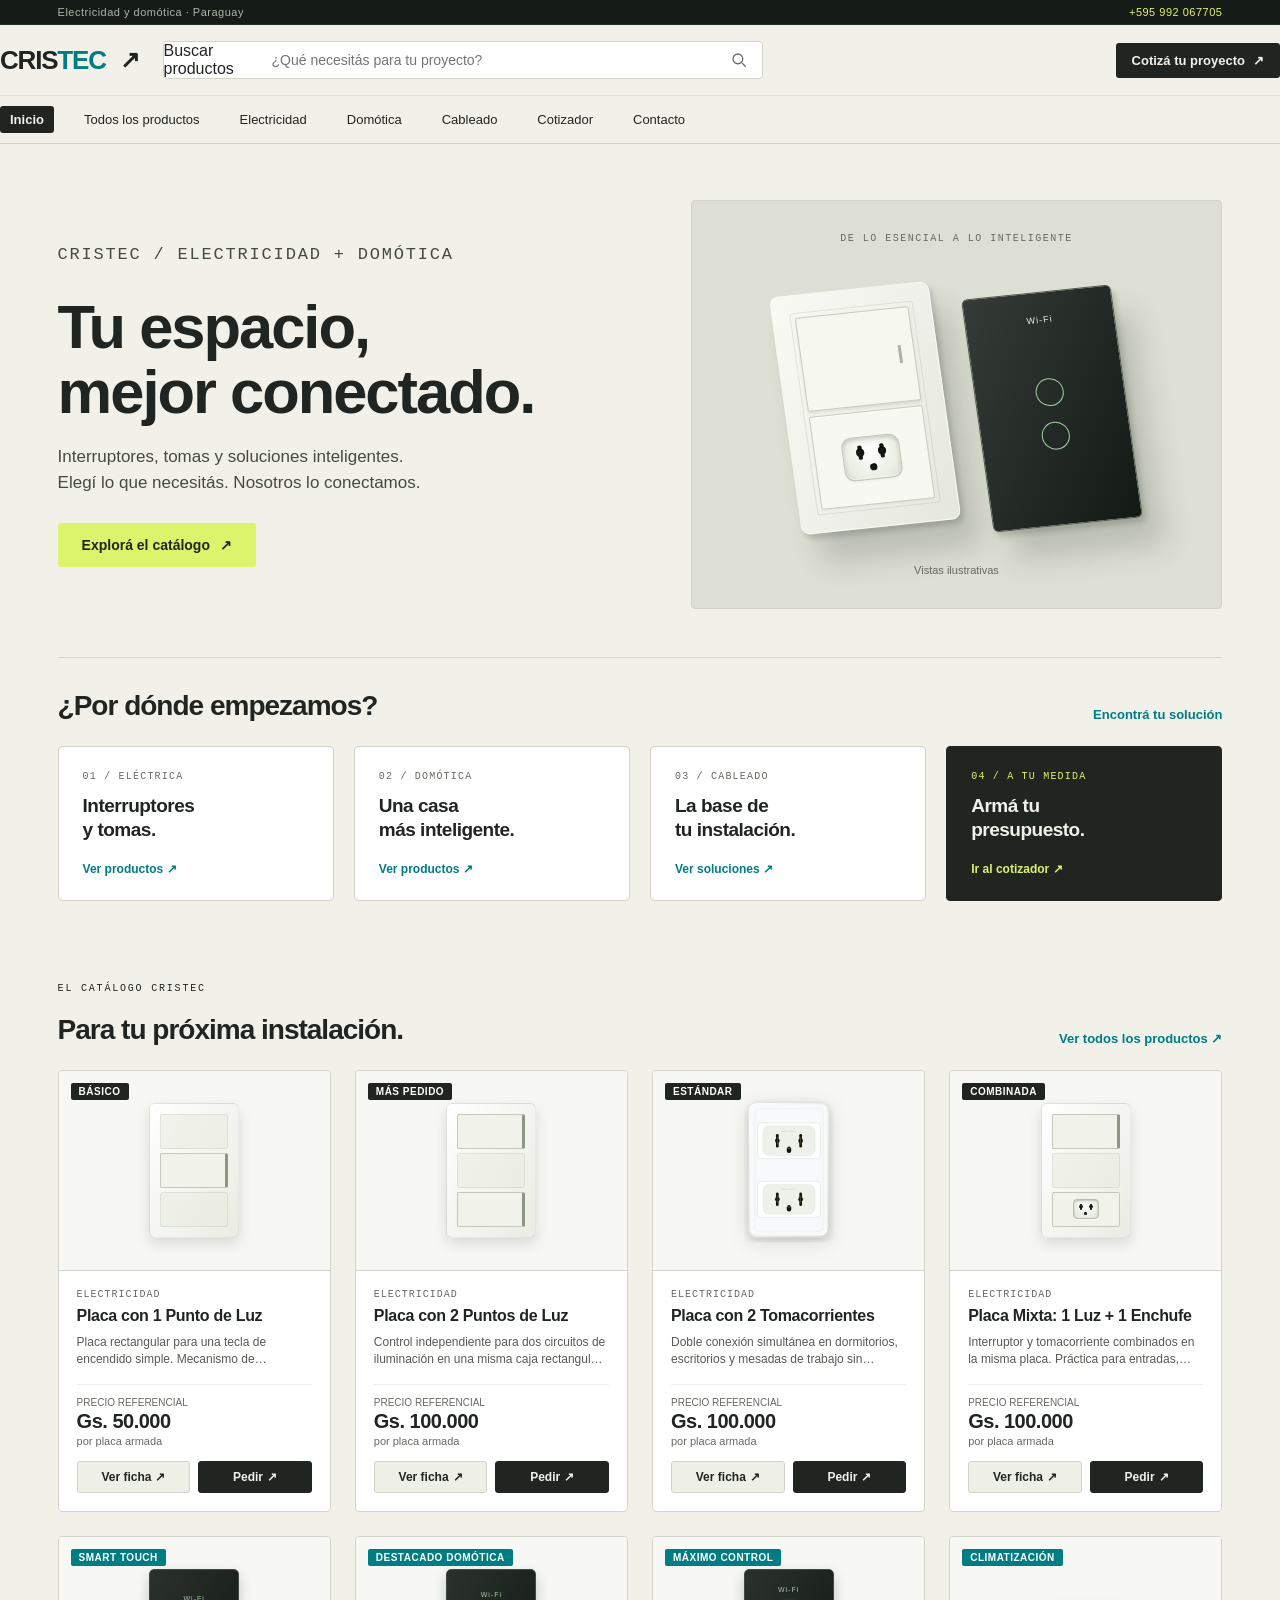
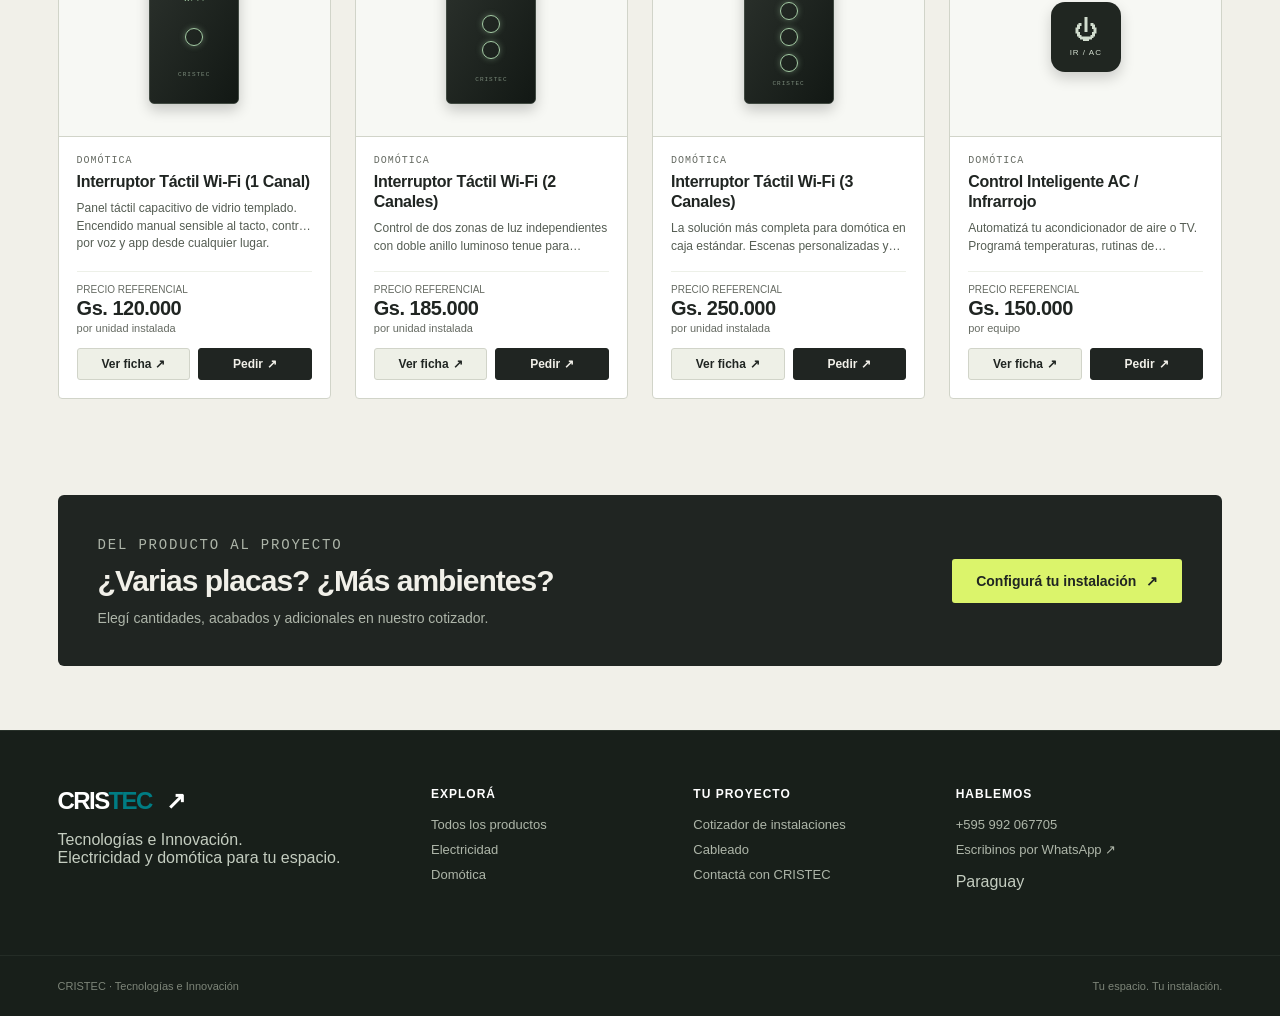
<file: index.html>
<!DOCTYPE html><html lang="es"><head><meta charset="UTF-8"><meta name="viewport" content="width=device-width, initial-scale=1.0"><meta name="theme-color" content="#f1f0e9"><meta name="description" content="Explorá las soluciones de electricidad, domótica y cableado de CRISTEC. Encontrá tu configuración y cotizá tu instalación."><title>CRISTEC — Electricidad y domótica</title><link rel="stylesheet" href="assets/styles.css"><link rel="stylesheet" href="assets/store.css"></head><body class="store-page" data-page="inicio"><a class="skip-link" href="#contenido">Ir al contenido</a><div class="utility-bar"><div class="shop-container"><span>Electricidad y domótica · Paraguay</span><a href="tel:+595992067705">+595 992 067705</a></div></div>
<header class="shop-header"><div class="shop-container header-main">
<a class="wordmark" href="index.html" aria-label="CRISTEC, inicio">CRIS<span>TEC</span><i aria-hidden="true">↗</i></a>
<form class="shop-search" action="productos.html" role="search"><label class="sr-only" for="site-search">Buscar productos</label><input id="site-search" type="search" name="q" placeholder="¿Qué necesitás para tu proyecto?" maxlength="120"><button type="submit" aria-label="Buscar productos"><svg viewBox="0 0 24 24" fill="none" stroke="currentColor" stroke-width="1.7" aria-hidden="true"><circle cx="10.5" cy="10.5" r="6.5"/><path d="m16 16 5 5"/></svg></button></form>
<a class="header-quote" href="cotizador.html">Cotizá tu proyecto <span aria-hidden="true">↗</span></a>
<button class="menu-toggle" type="button" aria-expanded="false" aria-controls="shop-nav">Menú <span aria-hidden="true">☰</span></button>
</div><nav class="shop-nav shop-container" id="shop-nav" aria-label="Navegación principal">
<a href="index.html" data-page-link="inicio" aria-current="page">Inicio</a><a href="productos.html" data-page-link="productos">Todos los productos</a><a href="productos.html?categoria=electrica">Electricidad</a><a href="productos.html?categoria=domotica">Domótica</a><a href="productos.html?categoria=cableado">Cableado</a><a href="cotizador.html" data-page-link="cotizador">Cotizador</a><a href="contacto.html" data-page-link="contacto">Contacto</a>
</nav></header><main class="store-main" id="contenido"><section class="shop-intro shop-container"><div class="intro-copy"><p class="eyebrow">CRISTEC / ELECTRICIDAD + DOMÓTICA</p><h1>Tu espacio,<br>mejor conectado.</h1><p>Interruptores, tomas y soluciones inteligentes.<br>Elegí lo que necesitás. Nosotros lo conectamos.</p><a class="solid-button" href="productos.html">Explorá el catálogo <span aria-hidden="true">↗</span></a></div><div class="intro-products" aria-label="Vistas ilustrativas de placas eléctricas y táctiles"><span class="hero-label">DE LO ESENCIAL A LO INTELIGENTE</span><div class="hero-devices"><div class="mech-plate white-plate"><div class="mech-frame"><div class="module-slot mod-switch"><div class="mod-switch-indicator"></div></div><div class="module-slot mod-socket" aria-label="Módulo de tomacorriente universal"><div class="socket-receptacle"><div class="socket-holes"><div class="hole-universal hole-pin"></div><div class="hole-universal hole-pin"></div></div><div class="hole-ground"></div></div></div></div></div><div class="switch-product black-glass"><span class="wifi-icon">Wi-Fi</span><div class="rings-wrapper"><div class="touch-ring"></div><div class="touch-ring"></div></div></div></div><span class="illustration-note">Vistas ilustrativas</span></div></section>
<section class="category-section shop-container" aria-labelledby="categories-title"><div class="section-heading"><h2 id="categories-title">¿Por dónde empezamos?</h2><span>Encontrá tu solución</span></div><div class="category-grid"><a href="productos.html?categoria=electrica"><span class="category-number">01 / ELÉCTRICA</span><h3>Interruptores<br>y tomas.</h3><span>Ver productos <b aria-hidden="true">↗</b></span></a><a href="productos.html?categoria=domotica"><span class="category-number">02 / DOMÓTICA</span><h3>Una casa<br>más inteligente.</h3><span>Ver productos <b aria-hidden="true">↗</b></span></a><a href="productos.html?categoria=cableado"><span class="category-number">03 / CABLEADO</span><h3>La base de<br>tu instalación.</h3><span>Ver soluciones <b aria-hidden="true">↗</b></span></a><a class="category-config" href="cotizador.html"><span class="category-number">04 / A TU MEDIDA</span><h3>Armá tu<br>presupuesto.</h3><span>Ir al cotizador <b aria-hidden="true">↗</b></span></a></div></section>
<section class="shop-container product-section" aria-labelledby="home-products-title"><div class="section-heading"><div><p class="eyebrow">EL CATÁLOGO CRISTEC</p><h2 id="home-products-title">Para tu próxima instalación.</h2></div><a class="text-link" href="productos.html">Ver todos los productos <span aria-hidden="true">↗</span></a></div><div class="product-grid home-grid" id="home-products"></div><noscript><p>Para ver las configuraciones del catálogo, activá JavaScript. También podés <a href="contacto.html">consultarnos directamente</a>.</p></noscript></section>
<section class="project-banner shop-container"><div><p class="eyebrow">DEL PRODUCTO AL PROYECTO</p><h2>¿Varias placas? ¿Más ambientes?</h2><p>Elegí cantidades, acabados y adicionales en nuestro cotizador.</p></div><a class="solid-button" href="cotizador.html">Configurá tu instalación <span aria-hidden="true">↗</span></a></section></main><footer class="shop-footer"><div class="shop-container footer-grid"><div><a class="wordmark" href="index.html">CRIS<span>TEC</span><i aria-hidden="true">↗</i></a><p>Tecnologías e Innovación.<br>Electricidad y domótica para tu espacio.</p></div><div><h2>Explorá</h2><a href="productos.html">Todos los productos</a><a href="productos.html?categoria=electrica">Electricidad</a><a href="productos.html?categoria=domotica">Domótica</a></div><div><h2>Tu proyecto</h2><a href="cotizador.html">Cotizador de instalaciones</a><a href="productos.html?categoria=cableado">Cableado</a><a href="contacto.html">Contactá con CRISTEC</a></div><div><h2>Hablemos</h2><a href="tel:+595992067705">+595 992 067705</a><a href="https://api.whatsapp.com/send?phone=595992067705&amp;text=Hola%20CRISTEC%2C%20quisiera%20consultar%20por%20mi%20proyecto." target="_blank" rel="noopener noreferrer">Escribinos por WhatsApp ↗</a><p>Paraguay</p></div></div><div class="shop-container footer-bottom"><span>CRISTEC · Tecnologías e Innovación</span><span>Tu espacio. Tu instalación.</span></div></footer><script src="assets/quote.js"></script><script src="assets/catalog.js"></script><script src="assets/site.js"></script></body></html>
</file>
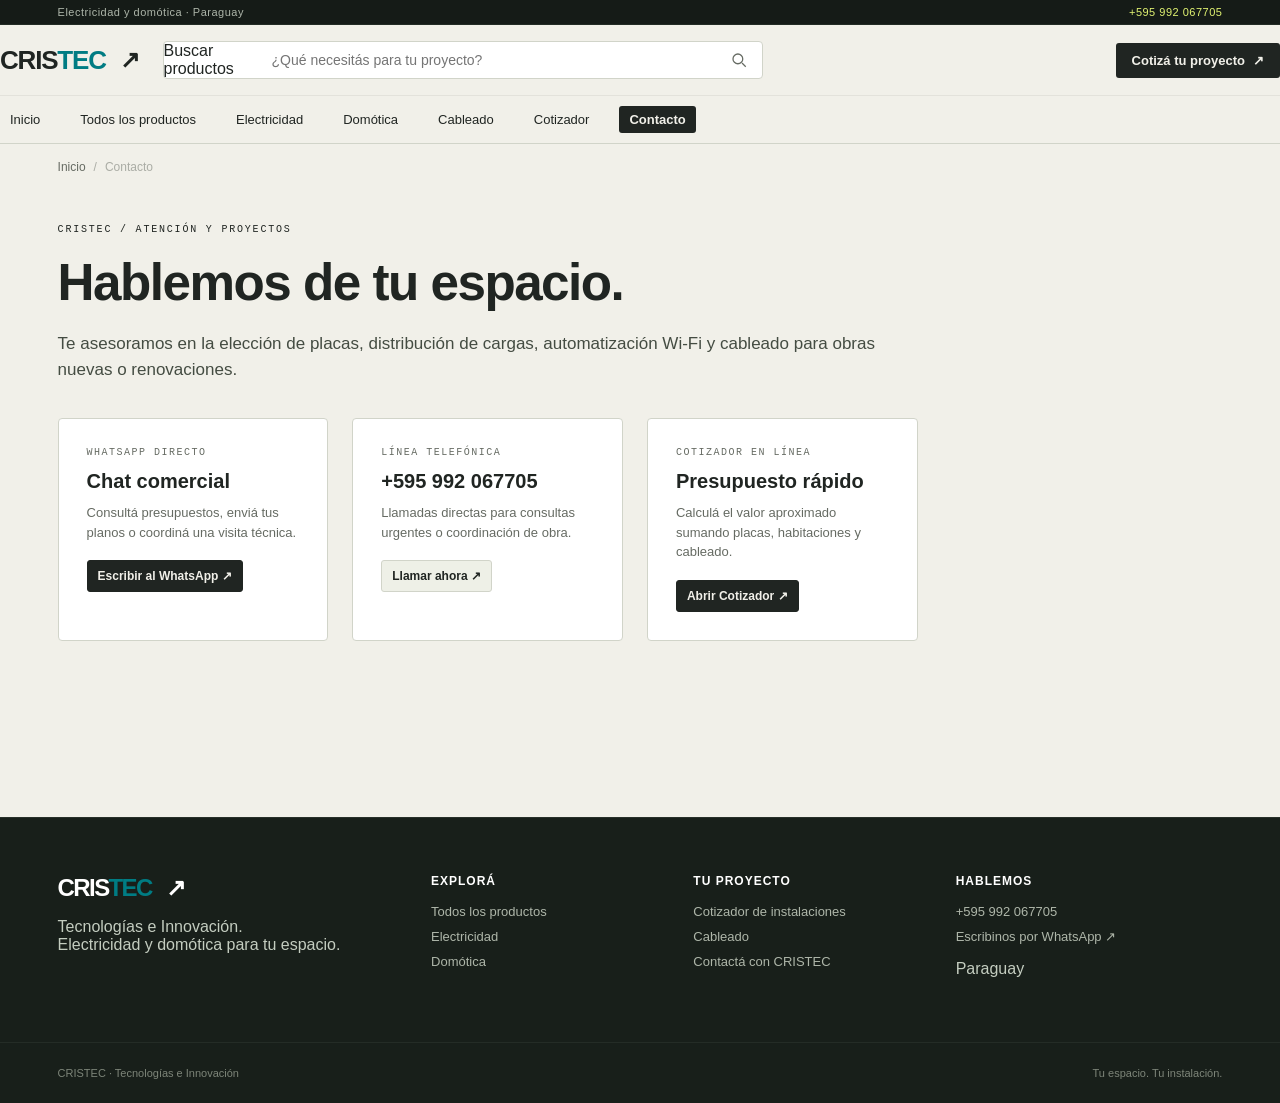
<file: contacto.html>
<!DOCTYPE html>
<html lang="es">
<head>
<meta charset="UTF-8">
<meta name="viewport" content="width=device-width, initial-scale=1.0">
<meta name="theme-color" content="#f1f0e9">
<meta name="description" content="Contactá con CRISTEC Paraguay. Consultá sobre instalaciones eléctricas y proyectos de domótica.">
<title>Contacto — CRISTEC</title>
<link rel="stylesheet" href="assets/styles.css">
<link rel="stylesheet" href="assets/store.css">
</head>
<body class="store-page" data-page="contacto">
<a class="skip-link" href="#contenido">Ir al contenido</a>

<div class="utility-bar">
  <div class="shop-container">
    <span>Electricidad y domótica · Paraguay</span>
    <a href="tel:+595992067705">+595 992 067705</a>
  </div>
</div>

<header class="shop-header">
  <div class="shop-container header-main">
    <a class="wordmark" href="index.html" aria-label="CRISTEC, inicio">CRIS<span>TEC</span><i aria-hidden="true">↗</i></a>
    <form class="shop-search" action="productos.html" method="get" role="search">
      <label class="sr-only" for="site-search">Buscar productos</label>
      <input id="site-search" type="search" name="q" placeholder="¿Qué necesitás para tu proyecto?" maxlength="120">
      <button type="submit" aria-label="Buscar productos">
        <svg viewBox="0 0 24 24" fill="none" stroke="currentColor" stroke-width="1.7" aria-hidden="true"><circle cx="10.5" cy="10.5" r="6.5"/><path d="m16 16 5 5"/></svg>
      </button>
    </form>
    <a class="header-quote" href="cotizador.html">Cotizá tu proyecto <span aria-hidden="true">↗</span></a>
    <button class="menu-toggle" type="button" aria-expanded="false" aria-controls="shop-nav">Menú <span aria-hidden="true">☰</span></button>
  </div>
  <nav class="shop-nav shop-container" id="shop-nav" aria-label="Navegación principal">
    <a href="index.html" data-page-link="inicio">Inicio</a>
    <a href="productos.html" data-page-link="productos">Todos los productos</a>
    <a href="productos.html?categoria=electrica">Electricidad</a>
    <a href="productos.html?categoria=domotica">Domótica</a>
    <a href="productos.html?categoria=cableado">Cableado</a>
    <a href="cotizador.html" data-page-link="cotizador">Cotizador</a>
    <a href="contacto.html" data-page-link="contacto" aria-current="page">Contacto</a>
  </nav>
</header>

<main class="shop-container" id="contenido">
  <nav class="breadcrumb" aria-label="Ruta de navegación">
    <a href="index.html">Inicio</a>
    <span aria-hidden="true">/</span>
    <span>Contacto</span>
  </nav>

  <div style="padding: 32px 0 64px; max-width: 860px;">
    <p class="eyebrow">CRISTEC / ATENCIÓN Y PROYECTOS</p>
    <h1 style="font-size: clamp(34px, 4vw, 54px); letter-spacing: -1.5px; margin: 0 0 20px; line-height: 1.1;">
      Hablemos de tu espacio.</h2>
    <p style="font-size: 17px; color: #444c42; line-height: 1.5; margin: 0 0 36px;">
      Te asesoramos en la elección de placas, distribución de cargas, automatización Wi-Fi y cableado para obras nuevas o renovaciones.
    </p>

    <div style="display: grid; grid-template-columns: repeat(auto-fit, minmax(250px, 1fr)); gap: 24px; margin-bottom: 48px;">
      <div style="background:#fff; border:1px solid var(--line); border-radius:4px; padding:28px;">
        <span style="font:10px monospace; color:var(--muted); letter-spacing:1.5px; display:block; margin-bottom:12px;">WHATSAPP DIRECTO</span>
        <h2 style="font-size:20px; margin:0 0 10px;">Chat comercial</h2>
        <p style="font-size:13px; color:var(--muted); line-height:1.5; margin:0 0 18px;">Consultá presupuestos, enviá tus planos o coordiná una visita técnica.</p>
        <a href="https://api.whatsapp.com/send?phone=595992067705&amp;text=Hola%20CRISTEC%2C%20quisiera%20consultar%20por%20un%20proyecto." target="_blank" rel="noopener noreferrer" class="btn-order" style="display:inline-flex;">
          Escribir al WhatsApp ↗
        </a>
      </div>

      <div style="background:#fff; border:1px solid var(--line); border-radius:4px; padding:28px;">
        <span style="font:10px monospace; color:var(--muted); letter-spacing:1.5px; display:block; margin-bottom:12px;">LÍNEA TELEFÓNICA</span>
        <h2 style="font-size:20px; margin:0 0 10px;">+595 992 067705</h2>
        <p style="font-size:13px; color:var(--muted); line-height:1.5; margin:0 0 18px;">Llamadas directas para consultas urgentes o coordinación de obra.</p>
        <a href="tel:+595992067705" class="btn-detail" style="display:inline-flex;">
          Llamar ahora ↗
        </a>
      </div>

      <div style="background:#fff; border:1px solid var(--line); border-radius:4px; padding:28px;">
        <span style="font:10px monospace; color:var(--muted); letter-spacing:1.5px; display:block; margin-bottom:12px;">COTIZADOR EN LÍNEA</span>
        <h2 style="font-size:20px; margin:0 0 10px;">Presupuesto rápido</h2>
        <p style="font-size:13px; color:var(--muted); line-height:1.5; margin:0 0 18px;">Calculá el valor aproximado sumando placas, habitaciones y cableado.</p>
        <a href="cotizador.html" class="btn-order" style="display:inline-flex;">
          Abrir Cotizador ↗
        </a>
      </div>
    </div>
  </div>
</main>

<footer class="shop-footer">
  <div class="shop-container footer-grid">
    <div>
      <a class="wordmark" href="index.html">CRIS<span>TEC</span><i aria-hidden="true">↗</i></a>
      <p>Tecnologías e Innovación.<br>Electricidad y domótica para tu espacio.</p>
    </div>
    <div>
      <h2>Explorá</h2>
      <a href="productos.html">Todos los productos</a>
      <a href="productos.html?categoria=electrica">Electricidad</a>
      <a href="productos.html?categoria=domotica">Domótica</a>
    </div>
    <div>
      <h2>Tu proyecto</h2>
      <a href="cotizador.html">Cotizador de instalaciones</a>
      <a href="productos.html?categoria=cableado">Cableado</a>
      <a href="contacto.html">Contactá con CRISTEC</a>
    </div>
    <div>
      <h2>Hablemos</h2>
      <a href="tel:+595992067705">+595 992 067705</a>
      <a href="https://api.whatsapp.com/send?phone=595992067705&amp;text=Hola%20CRISTEC%2C%20quisiera%20consultar%20por%20mi%20proyecto." target="_blank" rel="noopener noreferrer">Escribinos por WhatsApp ↗</a>
      <p>Paraguay</p>
    </div>
  </div>
  <div class="shop-container footer-bottom">
    <span>CRISTEC · Tecnologías e Innovación</span>
    <span>Tu espacio. Tu instalación.</span>
  </div>
</footer>

<script src="assets/site.js"></script>
</body>
</html>
</file>
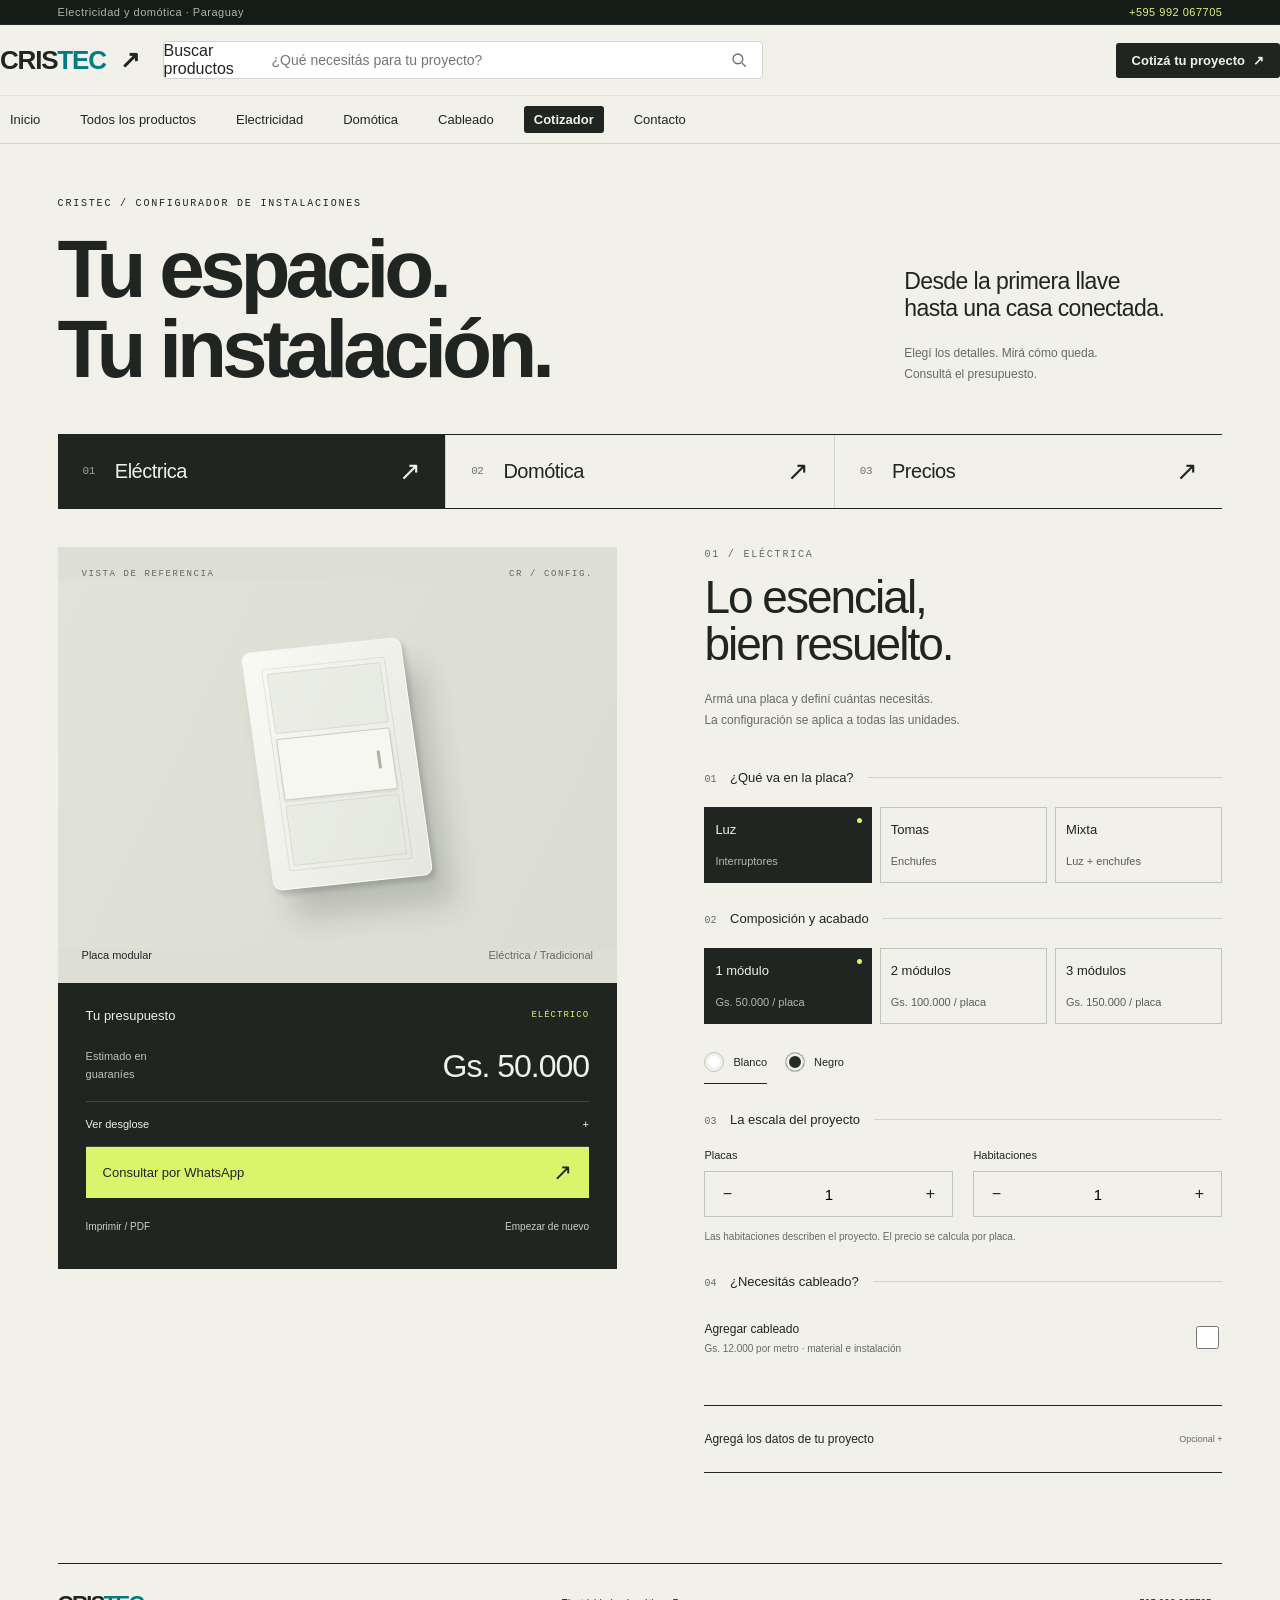
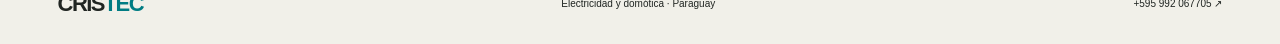
<file: cotizador.html>
<!DOCTYPE html>
<html lang="es">
<head>
<meta charset="UTF-8">
<meta name="viewport" content="width=device-width, initial-scale=1.0">
<meta name="theme-color" content="#f1f0e9">
<meta name="description" content="Configurá tu instalación eléctrica o domótica con CRISTEC. Elegí placas, acabados y adicionales, y consultá tu presupuesto por WhatsApp.">
<title>CRISTEC — Tu instalación, a medida.</title>
<link rel="stylesheet" href="assets/styles.css"><link rel="stylesheet" href="assets/store.css">
</head>
<body class="quote-page" data-page="cotizador">
<a class="skip-link" href="#configuracion">Ir al configurador</a>
<div class="utility-bar"><div class="shop-container"><span>Electricidad y domótica · Paraguay</span><a href="tel:+595992067705">+595 992 067705</a></div></div>
<header class="shop-header"><div class="shop-container header-main">
<a class="wordmark" href="index.html" aria-label="CRISTEC, inicio">CRIS<span>TEC</span><i aria-hidden="true">↗</i></a>
<form class="shop-search" action="productos.html" role="search"><label class="sr-only" for="site-search">Buscar productos</label><input id="site-search" type="search" name="q" placeholder="¿Qué necesitás para tu proyecto?" maxlength="120"><button type="submit" aria-label="Buscar productos"><svg viewBox="0 0 24 24" fill="none" stroke="currentColor" stroke-width="1.7" aria-hidden="true"><circle cx="10.5" cy="10.5" r="6.5"/><path d="m16 16 5 5"/></svg></button></form>
<a class="header-quote" href="cotizador.html">Cotizá tu proyecto <span aria-hidden="true">↗</span></a>
<button class="menu-toggle" type="button" aria-expanded="false" aria-controls="shop-nav">Menú <span aria-hidden="true">☰</span></button>
</div><nav class="shop-nav shop-container" id="shop-nav" aria-label="Navegación principal">
<a href="index.html" data-page-link="inicio">Inicio</a><a href="productos.html" data-page-link="productos">Todos los productos</a><a href="productos.html?categoria=electrica">Electricidad</a><a href="productos.html?categoria=domotica">Domótica</a><a href="productos.html?categoria=cableado">Cableado</a><a href="cotizador.html" data-page-link="cotizador" aria-current="page">Cotizador</a><a href="contacto.html" data-page-link="contacto">Contacto</a>
</nav></header>
<main>
<section class="intro" aria-labelledby="page-title">
<div><p class="eyebrow">CRISTEC / CONFIGURADOR DE INSTALACIONES</p><h1 id="page-title">Tu espacio.<br>Tu instalación.</h1></div>
<div class="intro-note"><p>Desde la primera llave<br>hasta una casa conectada.</p><span>Elegí los detalles. Mirá cómo queda.<br>Consultá el presupuesto.</span></div>
</section>
<nav class="service-switch" aria-label="Elegí el servicio">
<button type="button" data-nav-target="electrica" aria-pressed="true"><span class="nav-no">01</span> Eléctrica <span class="nav-arrow" aria-hidden="true">↗</span></button>
<button type="button" data-nav-target="automatizacion" aria-pressed="false"><span class="nav-no">02</span> Domótica <span class="nav-arrow" aria-hidden="true">↗</span></button>
<button type="button" data-nav-target="precios" aria-pressed="false"><span class="nav-no">03</span> Precios <span class="nav-arrow" aria-hidden="true">↗</span></button>
</nav>
<div class="product-studio">
<div class="visual-column">
<div class="product-canvas">
<div class="canvas-caption"><span>VISTA DE REFERENCIA</span><span>CR / CONFIG.</span></div>
<div data-view-panel="electrica" class="product-scene" aria-label="Vista previa de la placa eléctrica">
<div class="scene-wall"><div id="plate-render-elec" class="mech-plate white-plate"><div class="mech-frame" id="plate-frame-elec"></div></div></div>
<div class="scene-label"><span>Placa modular</span><span>Eléctrica / Tradicional</span></div>
</div>
<div data-view-panel="automatizacion" class="product-scene" style="display:none" aria-label="Vista previa del interruptor inteligente">
<div class="scene-wall"><div id="switch-render-auto" class="switch-product black-glass"><span class="wifi-icon" aria-hidden="true">Wi-Fi</span><div class="rings-wrapper" id="rings-container-auto"></div><span class="device-brand">CRISTEC</span></div><div id="ac-render-auto" class="ac-controller-render" style="display:none"><span aria-hidden="true">⏻</span><small>IR</small></div></div>
<div class="scene-label"><span id="stage-caption-auto">Placa Táctil Wi-Fi</span><span>Domótica / Conectada</span></div>
</div>
<div data-view-panel="precios" class="price-cover" style="display:none"><p>Una base clara<br>para tu proyecto.</p><span>Tarifas referenciales.<br>Presupuesto final sujeto a evaluación.</span></div>
</div>
<aside class="quotation-panel" aria-labelledby="panel-quote-title">
<div class="quote-panel-title"><h2 id="panel-quote-title">Tu presupuesto</h2><span id="summary-mode-badge">Eléctrico</span></div>
<div class="print-heading">CRISTEC · Tecnologías e Innovación<br>+595 992 067705</div><div class="print-customer" id="print-customer"></div>
<div class="quote-total-line"><span>Estimado en guaraníes</span><div id="quote-total-val" aria-live="polite" aria-atomic="true">Gs. 50.000</div></div>
<details class="quote-details"><summary>Ver desglose <span aria-hidden="true">+</span></summary><div id="breakdown-items-container" class="breakdown-list"></div></details>
<div class="quote-actions"><a id="btn-whatsapp-quote" class="primary-action" href="#" target="_blank" rel="noopener noreferrer">Consultar por WhatsApp <span aria-hidden="true">↗</span></a><div class="secondary-actions"><button id="btn-print-quote" type="button">Imprimir / PDF</button><button id="btn-reset-quote" type="button">Empezar de nuevo</button></div></div>
</aside>
</div>
<div class="configuration" id="configuracion" tabindex="-1">
<section data-view-panel="electrica" aria-labelledby="electrica-heading">
<div class="config-heading"><p class="eyebrow">01 / ELÉCTRICA</p><h2 id="electrica-heading">Lo esencial,<br>bien resuelto.</h2><p>Armá una placa y definí cuántas necesitás.<br>La configuración se aplica a todas las unidades.</p></div>
<fieldset class="config-section"><legend><span>01</span> ¿Qué va en la placa?</legend>
<div class="options-grid" id="tipo-elec-group"><button type="button" class="option-btn" data-option-val="Interruptores" aria-pressed="false"><span class="option-title">Luz</span><span class="option-price-hint">Interruptores</span></button><button type="button" class="option-btn" data-option-val="Enchufes" aria-pressed="false"><span class="option-title">Tomas</span><span class="option-price-hint">Enchufes</span></button><button type="button" class="option-btn" data-option-val="Ambos" aria-pressed="false"><span class="option-title">Mixta</span><span class="option-price-hint">Luz + enchufes</span></button></div>
</fieldset>
<fieldset class="config-section"><legend><span>02</span> Composición y acabado</legend>
<div class="options-grid" id="modulos-elec-group"><button type="button" class="option-btn" data-option-val="1" aria-pressed="false"><span class="option-title">1 módulo</span><span class="option-price-hint">Gs. 50.000 / placa</span></button><button type="button" class="option-btn" data-option-val="2" aria-pressed="false"><span class="option-title">2 módulos</span><span class="option-price-hint">Gs. 100.000 / placa</span></button><button type="button" class="option-btn" data-option-val="3" aria-pressed="false"><span class="option-title">3 módulos</span><span class="option-price-hint">Gs. 150.000 / placa</span></button></div><div class="color-toggle-group"><button type="button" id="el-color-white" class="color-choice-btn" aria-pressed="false"><span class="color-swatch white"></span>Blanco</button><button type="button" id="el-color-black" class="color-choice-btn" aria-pressed="false"><span class="color-swatch black"></span>Negro</button></div>
</fieldset>
<fieldset class="config-section"><legend><span>03</span> La escala del proyecto</legend><div class="fields-grid-2">
<div class="field-group"><label for="el-plates-val">Placas</label><div class="counter-row"><button type="button" id="el-plates-dec" aria-label="Disminuir placas">−</button><input type="number" id="el-plates-val" value="1" min="1" max="500" inputmode="numeric"><button type="button" id="el-plates-inc" aria-label="Aumentar placas">+</button></div></div><div class="field-group"><label for="el-rooms-val">Habitaciones</label><div class="counter-row"><button type="button" id="el-rooms-dec" aria-label="Disminuir habitaciones">−</button><input type="number" id="el-rooms-val" value="1" min="1" max="50" inputmode="numeric"><button type="button" id="el-rooms-inc" aria-label="Aumentar habitaciones">+</button></div></div>
</div><p class="field-note">Las habitaciones describen el proyecto. El precio se calcula por placa.</p></fieldset>
<fieldset class="config-section"><legend><span>04</span> ¿Necesitás cableado?</legend><label class="checkbox-card"><span><strong>Agregar cableado</strong><small>Gs. 12.000 por metro · material e instalación</small></span><input type="checkbox" id="el-cable-toggle"></label><div id="el-cable-section" style="display:none">
<div class="field-group"><label for="el-cable-val">Metros de cableado</label><div class="counter-row"><button type="button" id="el-cable-dec" aria-label="Disminuir metros de cableado">−5</button><input type="number" id="el-cable-val" value="10" min="1" max="1000" inputmode="numeric"><button type="button" id="el-cable-inc" aria-label="Aumentar metros de cableado">+5</button></div></div>
</div></fieldset>
</section>
<section data-view-panel="automatizacion" aria-labelledby="auto-heading" style="display:none">
<div class="config-heading"><p class="eyebrow">02 / DOMÓTICA</p><h2 id="auto-heading">Un toque.<br>Más posibilidades.</h2><p>Configurá interruptores táctiles y controles.<br>Compatibilidad a confirmar según el equipo.</p></div>
<fieldset class="config-section"><legend><span>01</span> Canales y acabado</legend>
<div class="options-grid" id="canales-auto-group"><button type="button" class="option-btn" data-option-val="1" aria-pressed="false"><span class="option-title">1 canal</span><span class="option-price-hint">Gs. 120.000 / placa</span></button><button type="button" class="option-btn" data-option-val="2" aria-pressed="false"><span class="option-title">2 canales</span><span class="option-price-hint">Gs. 185.000 / placa</span></button><button type="button" class="option-btn" data-option-val="3" aria-pressed="false"><span class="option-title">3 canales</span><span class="option-price-hint">Gs. 250.000 / placa</span></button></div><div class="color-toggle-group"><button type="button" id="auto-color-white" class="color-choice-btn" aria-pressed="false"><span class="color-swatch white"></span>Blanco cristal</button><button type="button" id="auto-color-black" class="color-choice-btn" aria-pressed="false"><span class="color-swatch black"></span>Negro cristal</button></div>
</fieldset>
<fieldset class="config-section"><legend><span>02</span> ¿Cuántos espacios?</legend><div class="fields-grid-2">
<div class="field-group"><label for="auto-plates-val">Placas inteligentes</label><div class="counter-row"><button type="button" id="auto-plates-dec" aria-label="Disminuir placas inteligentes">−</button><input type="number" id="auto-plates-val" value="1" min="1" max="500" inputmode="numeric"><button type="button" id="auto-plates-inc" aria-label="Aumentar placas inteligentes">+</button></div></div><div class="field-group"><label for="auto-rooms-val">Habitaciones</label><div class="counter-row"><button type="button" id="auto-rooms-dec" aria-label="Disminuir habitaciones">−</button><input type="number" id="auto-rooms-val" value="1" min="1" max="50" inputmode="numeric"><button type="button" id="auto-rooms-inc" aria-label="Aumentar habitaciones">+</button></div></div>
</div><p class="field-note">El cálculo es por placa, no por habitación.</p></fieldset>
<fieldset class="config-section"><legend><span>03</span> Control del aire acondicionado</legend><label class="checkbox-card"><span><strong>Agregar control AC / IR</strong><small>Gs. 150.000 por equipo</small></span><input type="checkbox" id="auto-ac-toggle"></label><div id="auto-ac-section" style="display:none">
<div class="field-group"><label for="auto-ac-val">Equipos de aire</label><div class="counter-row"><button type="button" id="auto-ac-dec" aria-label="Disminuir equipos de aire">−</button><input type="number" id="auto-ac-val" value="1" min="1" max="50" inputmode="numeric"><button type="button" id="auto-ac-inc" aria-label="Aumentar equipos de aire">+</button></div></div>
</div></fieldset>
<fieldset class="config-section"><legend><span>04</span> ¿Cómo preferís controlarlo?</legend><div class="platform-options">
<button type="button" class="platform-btn" data-platform-name="Amazon Alexa" aria-pressed="false">Alexa <span>+</span></button><button type="button" class="platform-btn" data-platform-name="Google Home" aria-pressed="false">Google Home <span>+</span></button><button type="button" class="platform-btn" data-platform-name="App Móvil" aria-pressed="false">App móvil <span>+</span></button>
</div><p class="field-note">Elegí una o varias opciones. Asistentes y dispositivos adicionales no se cotizan aquí.</p></fieldset>
</section>
<section data-view-panel="precios" style="display:none" aria-labelledby="prices-heading"><div class="config-heading"><p class="eyebrow">03 / REFERENCIAS</p><h2 id="prices-heading">Los números,<br>sobre la mesa.</h2><p>Valores iniciales para planificar tu instalación.<br>Elegí un servicio para calcular tu proyecto.</p></div><dl class="price-list">
<div><dt>Punto de luz<small>Instalación eléctrica básica</small></dt><dd>Desde Gs. 50.000</dd></div>
<div><dt>Enchufe<small>Toma de corriente</small></dt><dd>Desde Gs. 50.000</dd></div>
<div><dt>Placa mixta<small>Luz + enchufe</small></dt><dd>Desde Gs. 100.000</dd></div>
<div><dt>Interruptor Wi-Fi<small>Panel táctil de cristal</small></dt><dd>Desde Gs. 120.000</dd></div>
<div><dt>Control AC / IR<small>Por equipo</small></dt><dd>Gs. 150.000</dd></div>
<div><dt>Cableado<small>Por metro · material e instalación</small></dt><dd>Gs. 12.000</dd></div>
</dl><p class="field-note">Los valores pueden variar según materiales y características de la instalación. Consultá el alcance antes de confirmar.</p></section>
<details class="project-details"><summary>Agregá los datos de tu proyecto <span>Opcional +</span></summary><div class="project-fields"><label for="input-cust-name">Nombre o empresa</label><input id="input-cust-name" type="text" maxlength="100" autocomplete="name" placeholder="¿A nombre de quién cotizamos?"><label for="input-cust-location">Ciudad / ubicación</label><input id="input-cust-location" type="text" maxlength="100" autocomplete="address-level2" placeholder="¿Dónde es la instalación?"><label for="input-cust-notes">Algo más que debamos saber</label><textarea id="input-cust-notes" maxlength="500" rows="3" placeholder="Tipo de obra, detalles o consultas..."></textarea><p class="field-note">El borrador se guarda en este navegador. Los datos se comparten cuando enviás el mensaje por WhatsApp.</p></div></details>
</div></div>
</main>
<footer class="site-footer"><a class="wordmark" href="./">CRIS<span>TEC</span></a><span>Electricidad y domótica · Paraguay</span><a href="tel:+595992067705">+595 992 067705 ↗</a></footer>
<div class="mobile-floating-bar"><div><span>Estimado</span><strong id="mobile-floating-total">Gs. 50.000</strong></div><a id="btn-whatsapp-mobile" href="#" target="_blank" rel="noopener noreferrer">Consultar <span aria-hidden="true">↗</span></a></div>
<div id="toast-notification" role="status" aria-live="polite"></div>
<script src="assets/quote.js"></script><script src="assets/app.js"></script>
<script src="assets/site.js"></script></body></html>
</file>
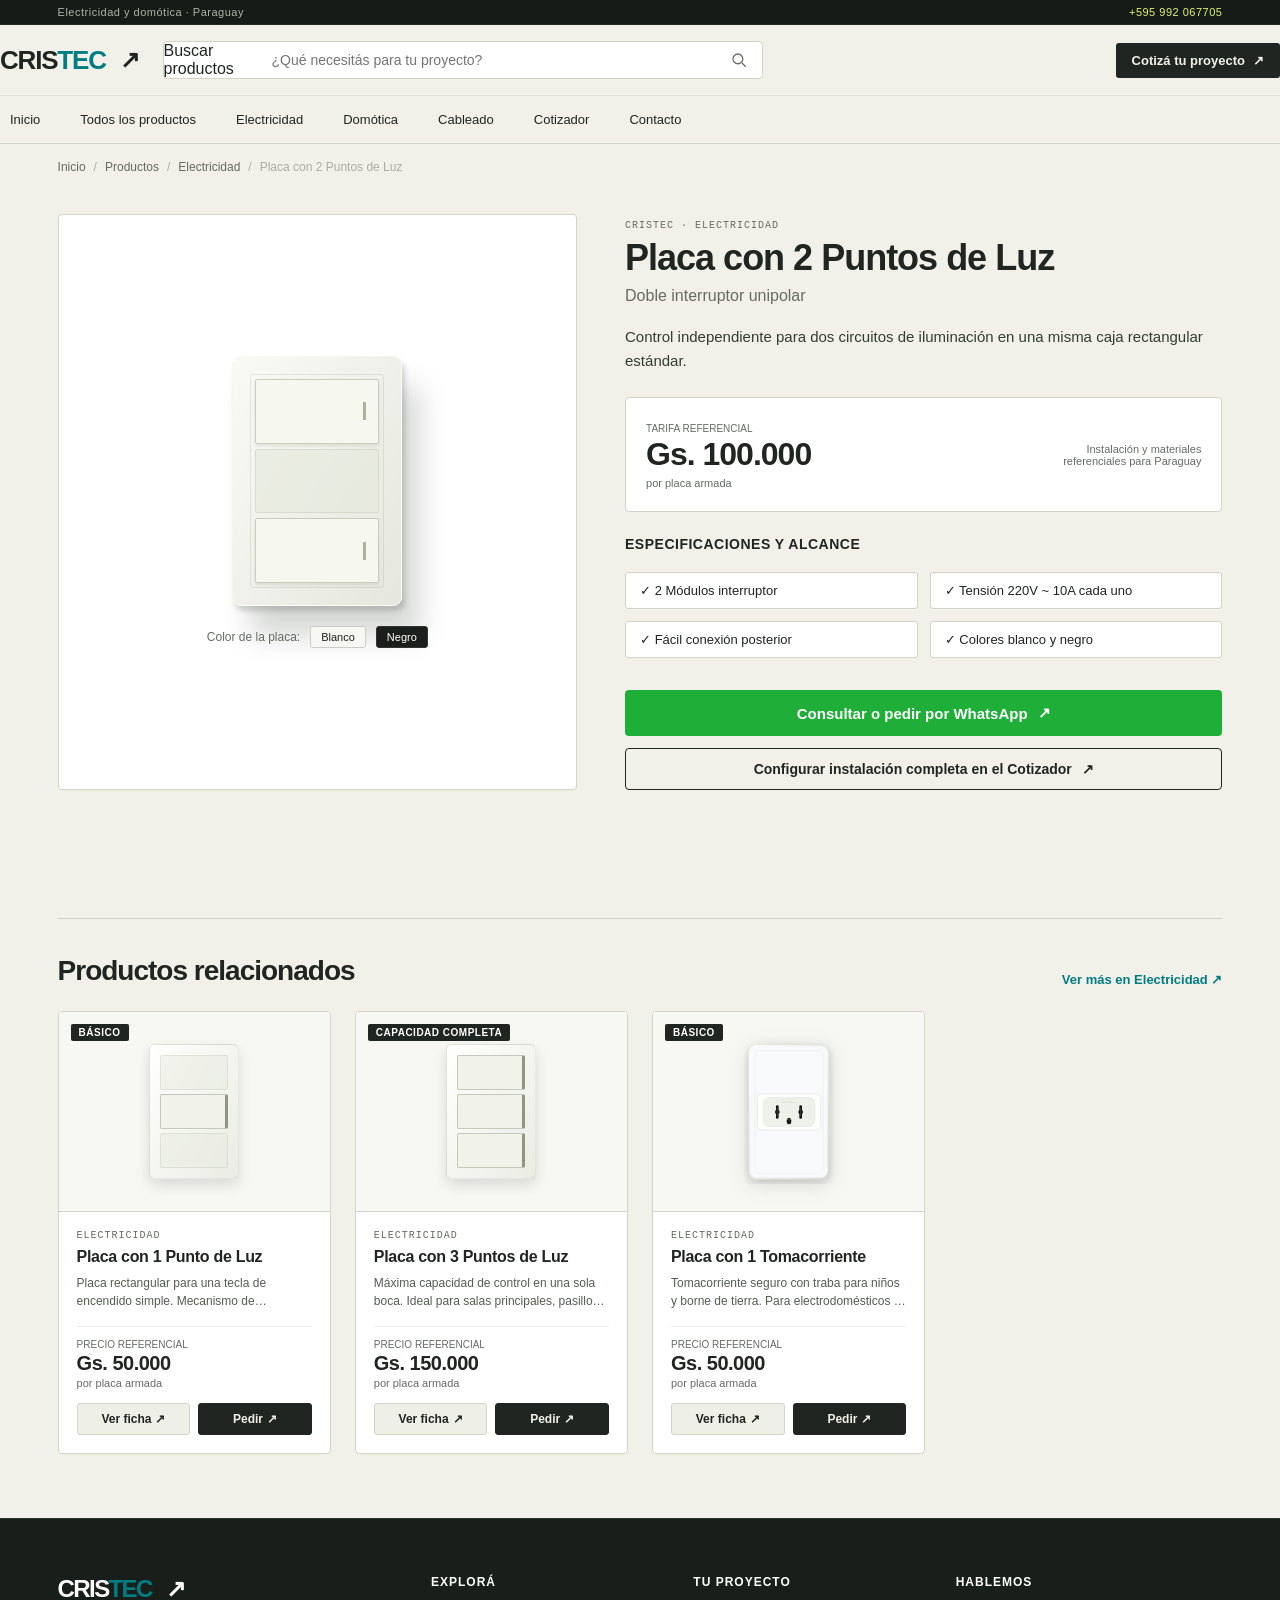
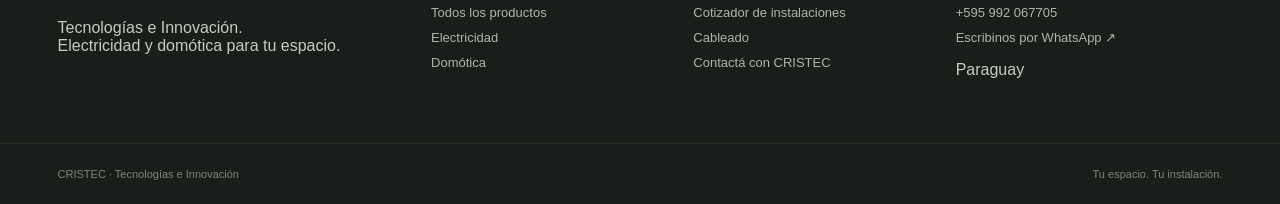
<file: producto.html>
<!DOCTYPE html>
<html lang="es">
<head>
<meta charset="UTF-8">
<meta name="viewport" content="width=device-width, initial-scale=1.0">
<meta name="theme-color" content="#f1f0e9">
<meta name="description" content="Ficha técnica y cotización de producto CRISTEC. Electricidad y domótica de diseño en Paraguay.">
<title>Ficha de Producto — CRISTEC</title>
<link rel="stylesheet" href="assets/styles.css">
<link rel="stylesheet" href="assets/store.css">
</head>
<body class="store-page" data-page="producto-detalle">
<a class="skip-link" href="#contenido">Ir al contenido</a>

<div class="utility-bar">
  <div class="shop-container">
    <span>Electricidad y domótica · Paraguay</span>
    <a href="tel:+595992067705">+595 992 067705</a>
  </div>
</div>

<header class="shop-header">
  <div class="shop-container header-main">
    <a class="wordmark" href="index.html" aria-label="CRISTEC, inicio">CRIS<span>TEC</span><i aria-hidden="true">↗</i></a>
    <form class="shop-search" action="productos.html" method="get" role="search">
      <label class="sr-only" for="site-search">Buscar productos</label>
      <input id="site-search" type="search" name="q" placeholder="¿Qué necesitás para tu proyecto?" maxlength="120">
      <button type="submit" aria-label="Buscar productos">
        <svg viewBox="0 0 24 24" fill="none" stroke="currentColor" stroke-width="1.7" aria-hidden="true"><circle cx="10.5" cy="10.5" r="6.5"/><path d="m16 16 5 5"/></svg>
      </button>
    </form>
    <a class="header-quote" href="cotizador.html">Cotizá tu proyecto <span aria-hidden="true">↗</span></a>
    <button class="menu-toggle" type="button" aria-expanded="false" aria-controls="shop-nav">Menú <span aria-hidden="true">☰</span></button>
  </div>
  <nav class="shop-nav shop-container" id="shop-nav" aria-label="Navegación principal">
    <a href="index.html" data-page-link="inicio">Inicio</a>
    <a href="productos.html" data-page-link="productos">Todos los productos</a>
    <a href="productos.html?categoria=electrica">Electricidad</a>
    <a href="productos.html?categoria=domotica">Domótica</a>
    <a href="productos.html?categoria=cableado">Cableado</a>
    <a href="cotizador.html" data-page-link="cotizador">Cotizador</a>
    <a href="contacto.html" data-page-link="contacto">Contacto</a>
  </nav>
</header>

<main class="shop-container" id="contenido">
  <div id="product-detail-container">
    <p style="padding:40px 0;text-align:center;color:var(--muted);">Cargando detalles del producto...</p>
  </div>
</main>

<footer class="shop-footer">
  <div class="shop-container footer-grid">
    <div>
      <a class="wordmark" href="index.html">CRIS<span>TEC</span><i aria-hidden="true">↗</i></a>
      <p>Tecnologías e Innovación.<br>Electricidad y domótica para tu espacio.</p>
    </div>
    <div>
      <h2>Explorá</h2>
      <a href="productos.html">Todos los productos</a>
      <a href="productos.html?categoria=electrica">Electricidad</a>
      <a href="productos.html?categoria=domotica">Domótica</a>
    </div>
    <div>
      <h2>Tu proyecto</h2>
      <a href="cotizador.html">Cotizador de instalaciones</a>
      <a href="productos.html?categoria=cableado">Cableado</a>
      <a href="contacto.html">Contactá con CRISTEC</a>
    </div>
    <div>
      <h2>Hablemos</h2>
      <a href="tel:+595992067705">+595 992 067705</a>
      <a href="https://api.whatsapp.com/send?phone=595992067705&amp;text=Hola%20CRISTEC%2C%20quisiera%20consultar%20por%20mi%20proyecto." target="_blank" rel="noopener noreferrer">Escribinos por WhatsApp ↗</a>
      <p>Paraguay</p>
    </div>
  </div>
  <div class="shop-container footer-bottom">
    <span>CRISTEC · Tecnologías e Innovación</span>
    <span>Tu espacio. Tu instalación.</span>
  </div>
</footer>

<script src="assets/quote.js"></script>
<script src="assets/catalog.js"></script>
<script src="assets/site.js"></script>
</body>
</html>
</file>
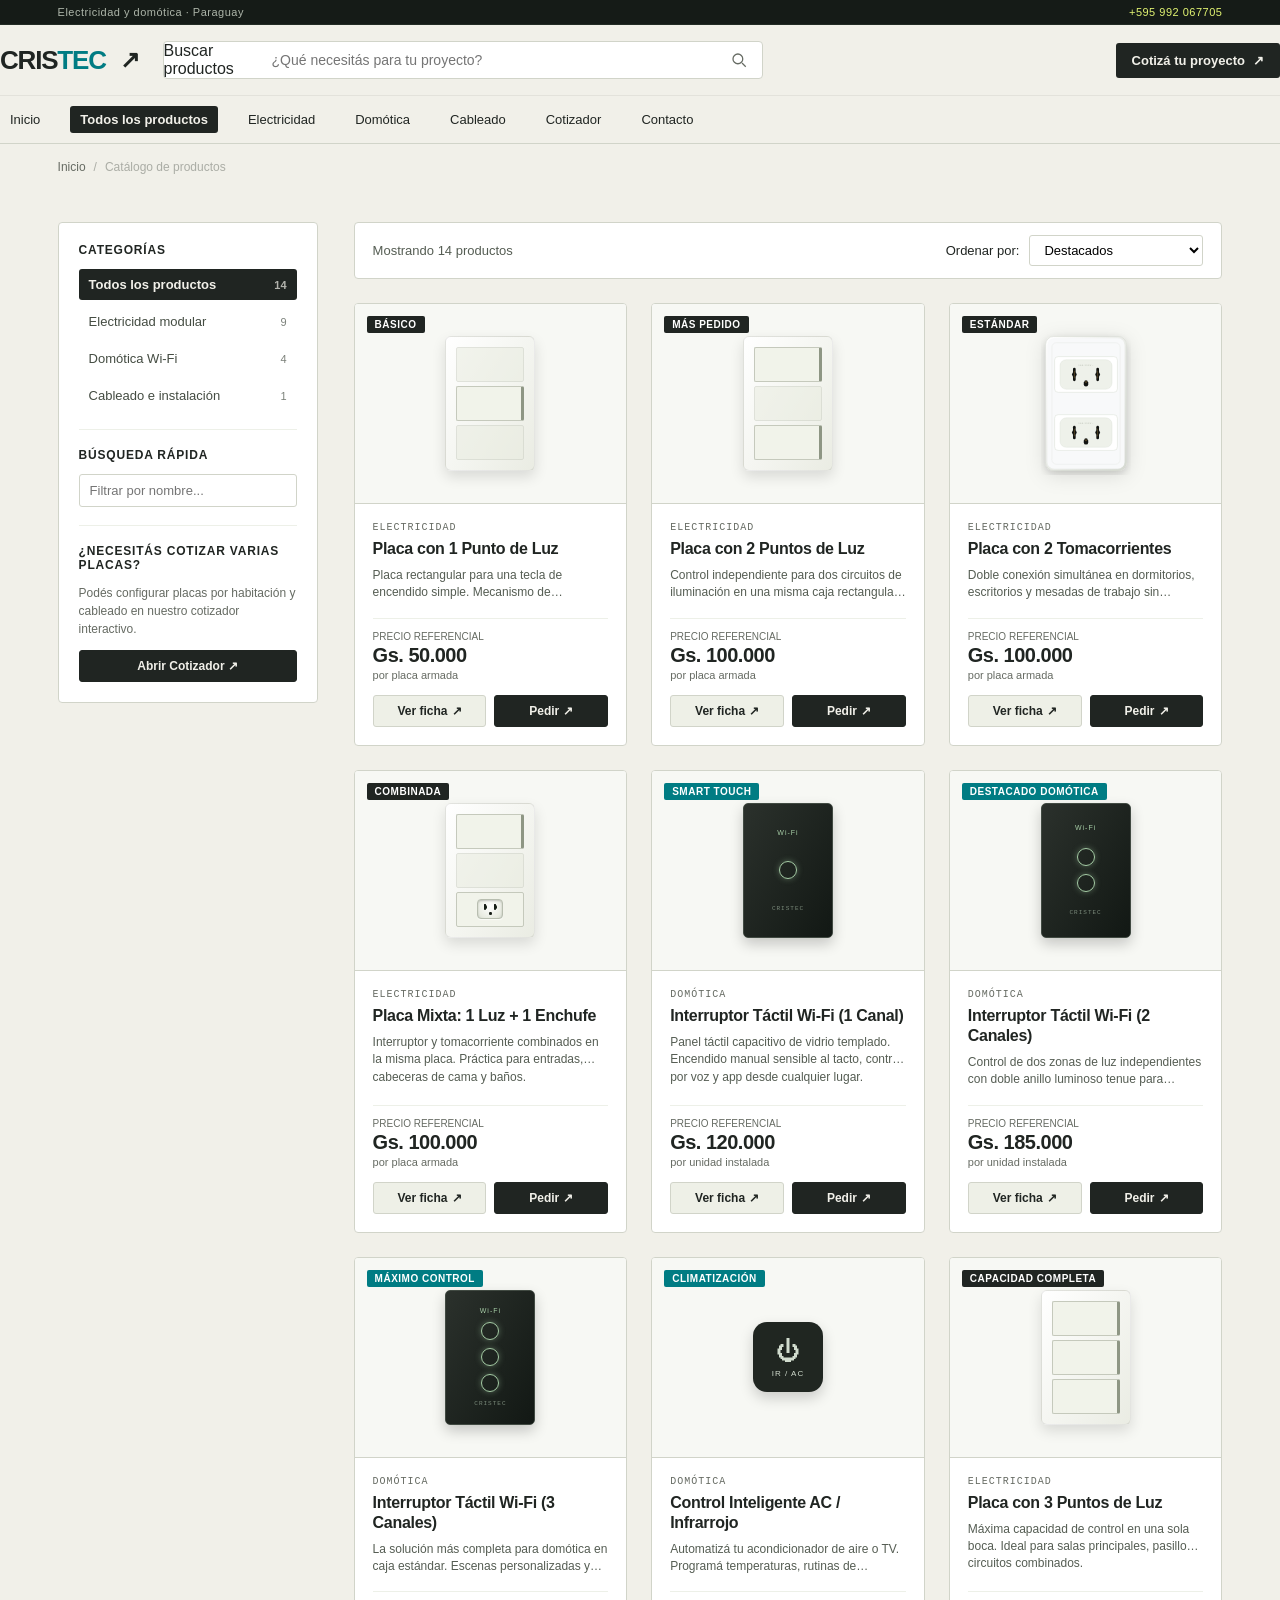
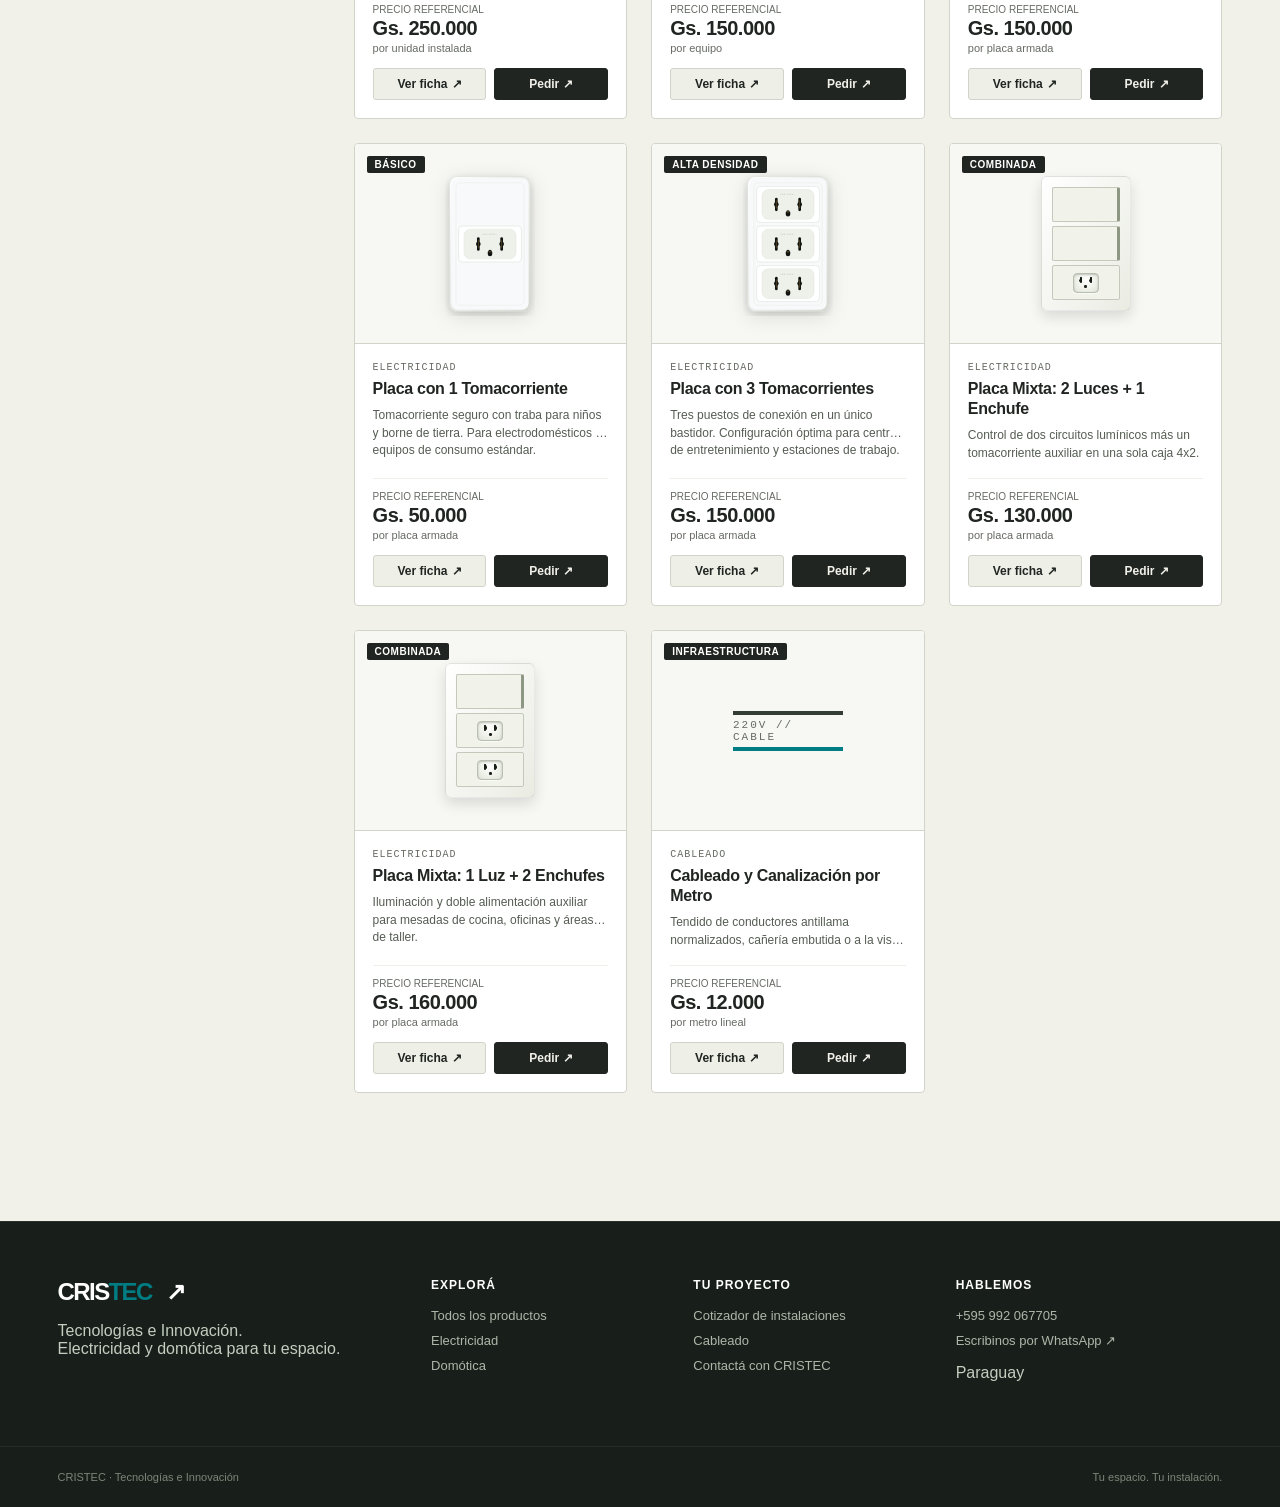
<file: productos.html>
<!DOCTYPE html>
<html lang="es">
<head>
<meta charset="UTF-8">
<meta name="viewport" content="width=device-width, initial-scale=1.0">
<meta name="theme-color" content="#f1f0e9">
<meta name="description" content="Catálogo de productos de electricidad, domótica y cableado de CRISTEC Paraguay. Precios referenciales, fichas técnicas y cotizaciones.">
<title>Catálogo de Productos — CRISTEC</title>
<link rel="stylesheet" href="assets/styles.css">
<link rel="stylesheet" href="assets/store.css">
</head>
<body class="store-page" data-page="productos">
<a class="skip-link" href="#contenido">Ir al contenido</a>

<div class="utility-bar">
  <div class="shop-container">
    <span>Electricidad y domótica · Paraguay</span>
    <a href="tel:+595992067705">+595 992 067705</a>
  </div>
</div>

<header class="shop-header">
  <div class="shop-container header-main">
    <a class="wordmark" href="index.html" aria-label="CRISTEC, inicio">CRIS<span>TEC</span><i aria-hidden="true">↗</i></a>
    <form class="shop-search" action="productos.html" method="get" role="search">
      <label class="sr-only" for="site-search">Buscar productos</label>
      <input id="site-search" type="search" name="q" placeholder="¿Qué necesitás para tu proyecto?" maxlength="120">
      <button type="submit" aria-label="Buscar productos">
        <svg viewBox="0 0 24 24" fill="none" stroke="currentColor" stroke-width="1.7" aria-hidden="true"><circle cx="10.5" cy="10.5" r="6.5"/><path d="m16 16 5 5"/></svg>
      </button>
    </form>
    <a class="header-quote" href="cotizador.html">Cotizá tu proyecto <span aria-hidden="true">↗</span></a>
    <button class="menu-toggle" type="button" aria-expanded="false" aria-controls="shop-nav">Menú <span aria-hidden="true">☰</span></button>
  </div>
  <nav class="shop-nav shop-container" id="shop-nav" aria-label="Navegación principal">
    <a href="index.html" data-page-link="inicio">Inicio</a>
    <a href="productos.html" data-page-link="productos" aria-current="page">Todos los productos</a>
    <a href="productos.html?categoria=electrica">Electricidad</a>
    <a href="productos.html?categoria=domotica">Domótica</a>
    <a href="productos.html?categoria=cableado">Cableado</a>
    <a href="cotizador.html" data-page-link="cotizador">Cotizador</a>
    <a href="contacto.html" data-page-link="contacto">Contacto</a>
  </nav>
</header>

<main class="shop-container" id="contenido">
  <nav class="breadcrumb" aria-label="Ruta de navegación">
    <a href="index.html">Inicio</a>
    <span aria-hidden="true">/</span>
    <span>Catálogo de productos</span>
  </nav>

  <div class="catalog-layout">
    <aside class="catalog-sidebar" aria-label="Filtros del catálogo">
      <div class="filter-group">
        <h2 class="filter-title">Categorías</h2>
        <div class="filter-list">
          <button type="button" class="filter-btn active" data-filter-category="all">
            <span>Todos los productos</span>
            <span class="filter-count">14</span>
          </button>
          <button type="button" class="filter-btn" data-filter-category="electrica">
            <span>Electricidad modular</span>
            <span class="filter-count">9</span>
          </button>
          <button type="button" class="filter-btn" data-filter-category="domotica">
            <span>Domótica Wi-Fi</span>
            <span class="filter-count">4</span>
          </button>
          <button type="button" class="filter-btn" data-filter-category="cableado">
            <span>Cableado e instalación</span>
            <span class="filter-count">1</span>
          </button>
        </div>
      </div>

      <div class="filter-group">
        <h2 class="filter-title">Búsqueda rápida</h2>
        <input id="catalog-search-input" type="search" placeholder="Filtrar por nombre..." style="width:100%;padding:8px 10px;border:1px solid var(--line);border-radius:3px;font-size:13px;">
      </div>

      <div class="filter-group">
        <h2 class="filter-title">¿Necesitás cotizar varias placas?</h2>
        <p style="font-size:12px;color:var(--muted);line-height:1.5;margin:0 0 12px;">
          Podés configurar placas por habitación y cableado en nuestro cotizador interactivo.
        </p>
        <a href="cotizador.html" class="btn-order" style="display:flex;width:100%;box-sizing:border-box;">Abrir Cotizador ↗</a>
      </div>
    </aside>

    <section class="catalog-content" aria-label="Listado de productos">
      <div class="catalog-topbar">
        <div id="catalog-results-count" class="catalog-count">Cargando productos...</div>
        <div class="catalog-sort">
          <label for="catalog-sort-select">Ordenar por:</label>
          <select id="catalog-sort-select">
            <option value="featured">Destacados</option>
            <option value="precio-asc">Precio: Menor a Mayor</option>
            <option value="precio-desc">Precio: Mayor a Menor</option>
            <option value="nombre">Nombre A-Z</option>
          </select>
        </div>
      </div>

      <div id="catalog-grid" class="product-grid"></div>
      <noscript>
        <p>El catálogo requiere JavaScript para mostrar las configuraciones dinámicas. Podés contactarnos a <a href="tel:+595992067705">+595 992 067705</a>.</p>
      </noscript>
    </section>
  </div>
</main>

<footer class="shop-footer">
  <div class="shop-container footer-grid">
    <div>
      <a class="wordmark" href="index.html">CRIS<span>TEC</span><i aria-hidden="true">↗</i></a>
      <p>Tecnologías e Innovación.<br>Electricidad y domótica para tu espacio.</p>
    </div>
    <div>
      <h2>Explorá</h2>
      <a href="productos.html">Todos los productos</a>
      <a href="productos.html?categoria=electrica">Electricidad</a>
      <a href="productos.html?categoria=domotica">Domótica</a>
    </div>
    <div>
      <h2>Tu proyecto</h2>
      <a href="cotizador.html">Cotizador de instalaciones</a>
      <a href="productos.html?categoria=cableado">Cableado</a>
      <a href="contacto.html">Contactá con CRISTEC</a>
    </div>
    <div>
      <h2>Hablemos</h2>
      <a href="tel:+595992067705">+595 992 067705</a>
      <a href="https://api.whatsapp.com/send?phone=595992067705&amp;text=Hola%20CRISTEC%2C%20quisiera%20consultar%20por%20mi%20proyecto." target="_blank" rel="noopener noreferrer">Escribinos por WhatsApp ↗</a>
      <p>Paraguay</p>
    </div>
  </div>
  <div class="shop-container footer-bottom">
    <span>CRISTEC · Tecnologías e Innovación</span>
    <span>Tu espacio. Tu instalación.</span>
  </div>
</footer>

<script src="assets/quote.js"></script>
<script src="assets/catalog.js"></script>
<script src="assets/site.js"></script>
</body>
</html>
</file>
<file: assets/styles.css>
/* CRISTEC / Product studio. Local fonts, no external dependencies. */
:root { --paper:#f1f0e9; --ink:#202522; --muted:#666b63; --line:#d1d4c9; --signal:#dbf46b; --cyan:#007c83; --device-shadow:18px 30px 28px #343d3433, 3px 5px 5px #343d3433; color-scheme:light; font-family:'Arial', 'Helvetica Neue', sans-serif; color:var(--ink); background:var(--paper); }
* { box-sizing:border-box; }
body { margin:0; }
button,input,textarea { font:inherit; }
button,a,input,textarea,summary { -webkit-tap-highlight-color:transparent; }
a { color:inherit; text-decoration:none; }
button { color:inherit; cursor:pointer; }
button:disabled { opacity:.4; cursor:not-allowed; }
button, input, textarea { border-radius:0; }
:focus-visible { outline:2px solid var(--cyan); outline-offset:4px; }
.skip-link { position:fixed; top:-90px; left:20px; z-index:100; padding:15px; background:var(--ink); color:white; }
.skip-link:focus { top:15px; }
.masthead { display:flex; align-items:center; gap:32px; border-bottom:1px solid var(--line); margin:0 4.5%; padding:25px 0; }
.wordmark { display:inline-flex; align-items:center; font-weight:900; font-size:30px; letter-spacing:-1.6px; }
.wordmark span { color:var(--cyan); }
.wordmark i { font-style:normal; font-size:24px; margin-left:14px; }
.brand-line { font-size:10px; line-height:1.5; letter-spacing:1px; text-transform:uppercase; }
.contact-link { margin-left:auto; font-size:13px; display:flex; align-items:center; gap:34px; min-height:44px; }
.contact-link span { font-size:25px; }
main { max-width:1600px; margin:auto; padding:0 4.5%; }
.intro { display:flex; align-items:flex-end; justify-content:space-between; gap:30px; padding:52px 0 44px; }
.eyebrow { margin:0 0 18px; font:10px/1.5 'Consolas','Courier New',monospace; letter-spacing:1.8px; }
h1 { font-family:'Arial Black','Arial',sans-serif; font-size:clamp(48px,6.4vw,96px); font-weight:900; line-height:.98; letter-spacing:-5px; margin:0; }
.intro-note { padding:0 5% 5px 0; }
.intro-note p { font-size:23px; letter-spacing:-.6px; line-height:1.2; margin:0 0 20px; }
.intro-note>span { font-size:12px; color:var(--muted); line-height:1.65; }
.service-switch { display:flex; border-top:1px solid var(--ink); border-bottom:1px solid var(--ink); margin-bottom:38px; }
.service-switch button { display:flex; align-items:center; gap:20px; padding:21px 25px; min-height:64px; background:none; border:0; border-right:1px solid var(--line); flex:1; text-align:left; font-size:20px; letter-spacing:-.5px; }
.service-switch button:last-child { border-right:0; }
.service-switch button[aria-pressed=true] { background:var(--ink); color:var(--paper); }
.nav-no { font:11px 'Consolas',monospace; opacity:.6; }
.nav-arrow { margin-left:auto; font-size:26px; }
.service-switch button:hover:not([aria-pressed=true]) { background:#e3e5da; }
.product-studio { display:grid; grid-template-columns:1.08fr 1fr; gap:7.5%; align-items:start; }
.visual-column { min-width:0; position:sticky; top:25px; }
.product-canvas { background:#dedfd4; position:relative; overflow:hidden; }
.canvas-caption { display:flex; justify-content:space-between; padding:22px 24px 0; font:9px 'Consolas',monospace; letter-spacing:1.6px; color:#5f685e; }
.scene-wall { display:flex; align-items:center; justify-content:center; gap:40px; min-height:370px; padding:35px; background:linear-gradient(115deg,#e1e2d8 0%,#dbddd1 100%); }
.scene-label { display:flex; justify-content:space-between; gap:10px; padding:0 24px 22px; font-size:11px; }
.scene-label span:last-child { color:var(--muted); }
.mech-plate { width:160px; height:240px; border-radius:9px; padding:17px; transform:rotate(-8deg) skewY(2deg); box-shadow:var(--device-shadow); transition:background .25s; border:1px solid #ffffff88; }
.white-plate { background:linear-gradient(120deg,#fafaf5,#e5e7de); }
.black-plate { background:linear-gradient(120deg,#303630,#151b17); border-color:#444b43; }
.mech-frame { height:100%; display:flex; flex-direction:column; gap:5px; padding:4px; border:1px solid #8c928430; border-radius:3px; }
.module-slot { min-height:0; flex:1; border-radius:2px; }
.mod-switch { background:#f6f7ef; border:1px solid #c9cdbf; box-shadow:0 2px 3px #5f6b4d22; display:flex; align-items:center; justify-content:flex-end; padding-right:12px; }
.mod-switch-indicator { width:3px; height:18px; background:#aab2a0; }
.black-plate .mod-switch { background:#303930; border-color:#414b40; }
.mod-socket { display:flex; align-items:center; justify-content:center; background:#f7f8f1; border:1px solid #c9cdbf; box-shadow:inset 0 1px 0 rgba(255,255,255,0.7), 0 1px 2px rgba(0,0,0,0.04); position:relative; }
.black-plate .mod-socket { background:#303930; border-color:#414b40; box-shadow:inset 0 1px 0 rgba(255,255,255,0.06), 0 1px 2px rgba(0,0,0,0.2); }
.socket-receptacle { width:58px; height:44px; border-radius:10px; background:radial-gradient(circle at 50% 35%, #ffffff 0%, #ebeee3 70%, #d8dccf 100%); border:1px solid #bfc5b7; box-shadow:inset 0 2px 4px rgba(0,0,0,0.18), inset 0 -1px 2px rgba(255,255,255,0.8), 0 1px 2px rgba(0,0,0,0.06); display:flex; flex-direction:column; align-items:center; justify-content:center; gap:5px; position:relative; }
.black-plate .socket-receptacle { background:radial-gradient(circle at 50% 35%, #3a443a 0%, #252c25 70%, #1a201b 100%); border-color:#3e483e; box-shadow:inset 0 2px 4px rgba(0,0,0,0.6), inset 0 1px 0 rgba(255,255,255,0.08); }
.socket-holes { display:flex; gap:18px; align-items:center; }
.hole-universal { position:relative; width:4px; height:14px; background:#141a14; border-radius:1.5px; box-shadow:inset 0 1px 2px rgba(0,0,0,0.9), 0 1px 0 rgba(255,255,255,0.4); display:flex; align-items:center; justify-content:center; }
.hole-universal::after { content:''; position:absolute; width:8px; height:8px; border-radius:50%; background:#141a14; box-shadow:inset 0 1px 2px rgba(0,0,0,0.95); }
.black-plate .hole-universal, .black-plate .hole-universal::after { background:#090e09; box-shadow:inset 0 1px 2px rgba(0,0,0,0.95), 0 1px 0 rgba(255,255,255,0.08); }
.hole-pin { width:4px; height:14px; }
.hole-ground { width:7px; height:7px; background:#141a14; border-radius:50%; box-shadow:inset 0 1px 2px rgba(0,0,0,0.9), 0 1px 0 rgba(255,255,255,0.4); }
.black-plate .hole-ground { background:#090e09; box-shadow:inset 0 1px 2px rgba(0,0,0,0.95), 0 1px 0 rgba(255,255,255,0.08); }
.mod-blank { background:#e5e9dc; opacity:.6; border:1px solid #c9cdbf; }
.black-plate .mod-blank { background:#1b251b; border-color:#313d31; }
.switch-product { width:150px; height:235px; border-radius:6px; padding:22px 14px; box-shadow:var(--device-shadow); display:flex; flex-direction:column; align-items:center; transform:rotate(-8deg) skewY(2deg); }
.black-glass { background:linear-gradient(120deg,#353b36,#131a15); border:1px solid #505a4d; color:#e5f1dd; }
.white-glass { background:linear-gradient(120deg,#fff,#e8ecdf); border:1px solid #fff; color:#4a5b46; }
.wifi-icon { font-size:9px; letter-spacing:1px; }
.rings-wrapper { flex:1; display:flex; flex-direction:column; justify-content:center; gap:16px; }
.touch-ring { width:28px; height:28px; border:1px solid #a6cda6; border-radius:50%; }
.white-glass .touch-ring { border-color:#487c61; }
.device-brand { font:7px 'Consolas',monospace; letter-spacing:2px; opacity:.5; }
.ac-controller-render { width:100px; height:100px; border-radius:17px; background:#222c23; color:#d6e0ce; box-shadow:var(--device-shadow); align-items:center; justify-content:center; position:relative; transform:rotate(-8deg); }
.ac-controller-render span { font-size:30px; }
.ac-controller-render small { position:absolute; bottom:10px; font-size:8px; letter-spacing:2px; }
.price-cover { padding:80px 35px; min-height:410px; }
.price-cover p { font-size:42px; line-height:1.05; letter-spacing:-2px; margin:0 0 40px; }
.price-cover>span { font-size:12px; color:var(--muted); line-height:1.7; }
.quotation-panel { background:var(--ink); color:var(--paper); padding:25px 28px 20px; }
.quote-panel-title { display:flex; justify-content:space-between; align-items:center; }
.quote-panel-title h2 { font-size:13px; font-weight:400; margin:0; }
#summary-mode-badge { font:9px 'Consolas',monospace; text-transform:uppercase; color:var(--signal); letter-spacing:1px; }
.quote-total-line { display:flex; align-items:center; justify-content:space-between; gap:10px; margin:25px 0 16px; }
.quote-total-line>span { max-width:100px; font-size:11px; color:#bcc3b8; line-height:1.6; }
#quote-total-val { font-size:32px; letter-spacing:-1px; font-weight:500; font-variant-numeric:tabular-nums; }
summary { cursor:pointer; list-style:none; }
summary::-webkit-details-marker { display:none; }
.quote-details { border-top:1px solid #ffffff25; border-bottom:1px solid #ffffff25; }
.quote-details summary { min-height:44px; display:flex; align-items:center; justify-content:space-between; font-size:11px; }
.breakdown-list { padding:4px 0 14px; }
.breakdown-row { display:flex; justify-content:space-between; gap:18px; margin:12px 0; font-size:11px; }
.breakdown-label { color:#c0c8b9; }
.breakdown-val { text-align:right; overflow-wrap:anywhere; }
.breakdown-subval { display:block; font-size:10px; margin-top:5px; color:#b4bdaf; }
.quote-disclaimer { font-size:10px; color:#b4bdaf; line-height:1.5; margin:15px 0; }
.primary-action { display:flex; min-height:51px; align-items:center; justify-content:space-between; background:var(--signal); color:var(--ink); padding:0 17px; font-size:13px; }
.primary-action:hover { background:#e7fc95; }
.primary-action>span { font-size:23px; }
.secondary-actions { display:flex; justify-content:space-between; margin-top:7px; }
.secondary-actions button { background:none; color:#cbd2c4; border:0; min-height:44px; font-size:10px; padding:0; }
.configuration { min-width:0; padding:0 0 60px; }
.config-heading { margin:0 0 40px; }
.config-heading .eyebrow { color:var(--muted); margin:0 0 12px; }
.config-heading h2 { font-size:46px; line-height:1.04; letter-spacing:-2px; font-weight:500; margin:0 0 20px; }
.config-heading>p:last-child { color:var(--muted); font-size:12px; line-height:1.7; margin:0; }
.config-section { border:0; border-top:1px solid var(--line); padding:22px 0 28px; margin:0; min-width:0; }
.config-section legend { padding:0 14px 0 0; font-size:13px; font-weight:500; }
.config-section legend>span { color:var(--muted); font:10px 'Consolas',monospace; margin-right:10px; }
.options-grid { display:grid; grid-template-columns:repeat(3,minmax(0,1fr)); gap:8px; }
.option-btn { min-height:76px; background:transparent; border:1px solid #bfc5b7; padding:13px 10px; text-align:left; display:flex; flex-direction:column; justify-content:space-between; gap:12px; position:relative; }
.option-btn:hover { border-color:var(--ink); }
.option-btn[aria-pressed=true] { background:var(--ink); color:var(--paper); border-color:var(--ink); }
.option-btn[aria-pressed=true]::after { content:''; position:absolute; right:9px; top:10px; width:5px; height:5px; border-radius:50%; background:var(--signal); }
.option-title { font-size:13px; padding-right:5px; line-height:1.4; }
.option-price-hint { font-size:11px; opacity:.72; line-height:1.4; }
.color-toggle-group { display:flex; gap:18px; margin-top:16px; }
.color-choice-btn { display:flex; align-items:center; gap:9px; min-height:44px; padding:4px 0; border:0; border-bottom:1px solid transparent; background:none; font-size:11px; }
.color-choice-btn[aria-pressed=true] { border-bottom-color:var(--ink); }
.color-swatch { width:20px; height:20px; border-radius:50%; border:1px solid #bec4b5; box-shadow:inset 0 0 0 3px var(--paper); }
.color-swatch.white { background:white; }
.color-swatch.black { background:#252c23; }
.fields-grid-2 { display:grid; grid-template-columns:1fr 1fr; gap:20px; }
.field-group { min-width:0; }
.field-group label { display:block; font-size:11px; margin-bottom:10px; }
.counter-row { display:flex; align-items:center; border:1px solid #bfc5b7; }
.counter-row button { border:0; background:none; min-width:44px; min-height:44px; font-size:16px; }
.counter-row button:hover { background:#e0e3d8; }
.counter-row input { min-width:0; width:100%; text-align:center; background:none; border:0; height:44px; font-size:15px; appearance:textfield; -moz-appearance:textfield; }
.counter-row input::-webkit-inner-spin-button,.counter-row input::-webkit-outer-spin-button { -webkit-appearance:none; margin:0; }
.field-note { font-size:10px; color:var(--muted); line-height:1.65; margin:12px 0 0; }
.checkbox-card { display:flex; justify-content:space-between; align-items:center; gap:20px; cursor:pointer; min-height:54px; }
.checkbox-card strong { display:block; font-size:12px; font-weight:400; }
.checkbox-card small { display:block; font-size:10px; color:var(--muted); margin-top:7px; }
.checkbox-card input { width:23px; height:23px; accent-color:var(--ink); cursor:pointer; flex-shrink:0; }
#el-cable-section,#auto-ac-section { margin-top:20px; }
.platform-options { display:flex; flex-wrap:wrap; gap:8px; }
.platform-btn { border:1px solid #bfc5b7; min-height:44px; padding:10px 14px; background:none; display:flex; align-items:center; gap:16px; font-size:11px; }
.platform-btn[aria-pressed=true] { background:var(--ink); color:var(--paper); }
.platform-btn[aria-pressed=true] span { color:var(--signal); transform:rotate(45deg); }
.project-details { border-top:1px solid var(--ink); border-bottom:1px solid var(--ink); margin:12px 0 0; }
.project-details summary { display:flex; align-items:center; justify-content:space-between; gap:12px; min-height:66px; font-size:12px; }
.project-details summary>span { color:var(--muted); font-size:9px; white-space:nowrap; }
.project-fields { display:flex; flex-direction:column; gap:8px; padding-bottom:24px; }
.project-fields label { font-size:11px; margin-top:8px; }
.project-fields input,.project-fields textarea { width:100%; padding:13px; min-height:44px; background:transparent; border:1px solid #bfc5b7; color:var(--ink); font-size:12px; resize:vertical; }
.price-list { margin:0; }
.price-list>div { display:flex; align-items:center; justify-content:space-between; gap:15px; padding:23px 0; border-top:1px solid var(--line); }
.price-list dt { font-size:15px; }
.price-list small { display:block; font-size:10px; color:var(--muted); margin-top:8px; }
.price-list dd { margin:0; font-size:12px; font-variant-numeric:tabular-nums; white-space:nowrap; }
.site-footer { display:flex; align-items:center; justify-content:space-between; gap:20px; margin:30px 4.5% 0; padding:27px 0; border-top:1px solid var(--ink); }
.site-footer .wordmark { font-size:22px; }
.site-footer>span,.site-footer>a:last-child { font-size:10px; }
.mobile-floating-bar { display:none; }
#print-customer,.print-heading { display:none; }
#toast-notification { position:fixed; right:20px; bottom:20px; pointer-events:none; background:var(--ink); color:var(--paper); padding:12px 18px; font-size:11px; opacity:0; transition:opacity .15s; z-index:50; }
#toast-notification.show { opacity:1; }
@media (min-width:1500px) { .scene-wall { min-height:430px; } }
@media (max-width:1000px) { .product-studio { gap:5%; grid-template-columns:1fr 1fr; } .scene-wall { min-height:300px; } .canvas-caption { padding:18px 18px 0; font-size:8px; } .scene-label { padding:0 18px 18px; font-size:10px; } .quote-total-line { flex-wrap:wrap; } #quote-total-val { font-size:29px; } .quotation-panel { padding:22px; } .config-heading h2 { font-size:39px; } }
@media (max-width:720px) {
 .masthead { padding:14px 0; gap:18px; } .wordmark { font-size:24px; } .wordmark i { margin-left:8px; } .brand-line { display:none; } .contact-link { font-size:10px; gap:12px; }
 .intro { padding:32px 0; align-items:flex-start; } h1 { font-size:54px; letter-spacing:-3px; } .intro-note { display:none; }
 .eyebrow { font-size:8px; letter-spacing:1px; margin-bottom:16px; }
 .service-switch { margin-bottom:20px; } .service-switch button { padding:15px 11px; font-size:14px; gap:9px; min-height:56px; } .nav-no { font-size:8px; } .nav-arrow { font-size:18px; }
 .product-studio { display:flex; flex-direction:column; gap:26px; } .visual-column { display:contents; position:static; width:100%; } .product-canvas { width:100%; order:0; } .configuration { order:1; } .quotation-panel { width:100%; order:2; } .scene-wall { min-height:270px; padding:20px; } .mech-plate { width:128px; height:190px; padding:13px; } .switch-product { width:125px; height:190px; padding:15px 12px; } .touch-ring { width:23px; height:23px; } .rings-wrapper { gap:12px; } .ac-controller-render { width:80px; height:80px; }
 .scene-label { font-size:9px; } .quotation-panel { padding:22px; } .quote-panel-title { display:none; } .quote-total-line { margin:0 0 14px; } .quote-total-line>span { max-width:none; } .quote-disclaimer { margin:12px 0; } .secondary-actions { margin-top:0; }
 .configuration { width:100%; padding-bottom:0; } .config-heading { margin-bottom:28px; } .config-heading h2 { font-size:39px; } .config-heading h2 br { display:none; } .config-heading>p:last-child { font-size:11px; } .config-section { padding-bottom:26px; } .options-grid { gap:6px; } .option-btn { padding:12px 9px; min-height:78px; } .option-title { font-size:12px; } .option-price-hint { font-size:10px; } .fields-grid-2 { gap:14px; }
 .price-cover { min-height:260px; padding:40px 25px; } .price-cover p { font-size:35px; margin-bottom:22px; }
 .site-footer { flex-wrap:wrap; padding-bottom:115px; margin-top:45px; } .site-footer>span { width:60%; text-align:right; } .site-footer>a:last-child { margin-left:auto; }
 .mobile-floating-bar { display:flex; position:fixed; bottom:0; left:0; width:100%; padding:13px 4.5% max(13px,env(safe-area-inset-bottom)); background:var(--paper); border-top:1px solid var(--ink); justify-content:space-between; align-items:center; z-index:40; box-shadow:0 -3px 20px #2025220d; }
 .mobile-floating-bar>div>span { display:block; font-size:9px; color:var(--muted); margin-bottom:5px; }.mobile-floating-bar strong { font-size:20px; font-weight:500; letter-spacing:-.8px; }
 .mobile-floating-bar>a { display:flex; align-items:center; justify-content:space-between; gap:25px; background:var(--ink); color:var(--signal); font-size:12px; min-height:46px; padding:0 18px; } .mobile-floating-bar>a>span { font-size:20px; }
 #toast-notification { bottom:95px; right:4.5%; } .quote-total-line { flex-wrap:nowrap; }
}
@media (max-width:420px) { .intro h1 { font-size:48px; } .contact-link { font-size:9px; } .scene-wall { min-height:240px; } .scene-label { flex-wrap:wrap; } .config-heading h2 { font-size:34px; } #quote-total-val { font-size:28px; } }
@media (prefers-reduced-motion:reduce) { *,*::before,*::after { transition:none!important; animation:none!important; scroll-behavior:auto!important; } }
@media print {
 @page { size:A4; margin:18mm; } :root { background:white; color:black; } body { background:white; }
 .masthead,.intro,.service-switch,.product-canvas,.configuration,.site-footer,.mobile-floating-bar,.quote-actions,#toast-notification,.skip-link,.quote-details>summary { display:none!important; }
 main { padding:0; } .product-studio { display:block; } .visual-column { display:block; position:static; width:100%; }
 .quotation-panel { background:white; color:black; padding:0; } .print-heading,#print-customer { display:block; margin:0 0 24px; white-space:pre-wrap; overflow-wrap:anywhere; } .print-heading { font-size:22pt; font-weight:bold; }
 .quote-panel-title { display:flex; } #summary-mode-badge,.quote-total-line>span,.breakdown-label,.breakdown-subval,.quote-disclaimer { color:#333; }
 .quote-total-line { border-top:1px solid black; border-bottom:1px solid black; padding:20px 0; } .quote-details { display:block; border:0; }
 .quote-details::details-content { content-visibility:visible!important; display:block!important; } .quote-details:not([open])>*:not(summary) { display:block!important; }
 .breakdown-row { font-size:12pt; margin:18px 0; } .breakdown-subval { font-size:10pt; } .quote-disclaimer { font-size:10pt; }
}
</file>
<file: assets/store.css>
/* CRISTEC - Estilos de Tienda y Catálogo Navegable */
/* Conserva la paleta y tipografía sobria y arquitectónica de CRISTEC */

.utility-bar {
  background: #151b17;
  color: #adb5a9;
  font-size: 11px;
  border-bottom: 1px solid #232c25;
  padding: 6px 0;
  letter-spacing: 0.5px;
}
.utility-bar .shop-container {
  display: flex;
  justify-content: space-between;
  align-items: center;
}
.utility-bar a {
  color: #e2f472;
  font-weight: 500;
}
.utility-bar a:hover {
  text-decoration: underline;
}

.shop-container {
  max-width: 1400px;
  margin: 0 auto;
  padding: 0 4.5%;
}

.shop-header {
  background: var(--paper);
  border-bottom: 1px solid var(--line);
  position: sticky;
  top: 0;
  z-index: 90;
}
.header-main {
  display: flex;
  align-items: center;
  gap: 24px;
  padding: 16px 0;
}
.header-main .wordmark {
  font-size: 26px;
  letter-spacing: -1.2px;
  flex-shrink: 0;
}
.header-main .wordmark span {
  color: var(--cyan);
}

.shop-search {
  flex: 1;
  max-width: 600px;
  position: relative;
  display: flex;
  align-items: center;
  background: #ffffff;
  border: 1px solid var(--line);
  border-radius: 4px;
  transition: border-color 0.2s, box-shadow 0.2s;
}
.shop-search:focus-within {
  border-color: var(--cyan);
  box-shadow: 0 0 0 2px rgba(0, 124, 131, 0.15);
}
.shop-search input {
  width: 100%;
  border: 0;
  background: transparent;
  padding: 10px 14px;
  font-size: 14px;
  color: var(--ink);
  outline: none;
}
.shop-search button {
  background: none;
  border: 0;
  padding: 0 14px;
  display: flex;
  align-items: center;
  justify-content: center;
  color: var(--muted);
  cursor: pointer;
}
.shop-search button svg {
  width: 18px;
  height: 18px;
}
.shop-search button:hover {
  color: var(--ink);
}

.header-quote {
  display: inline-flex;
  align-items: center;
  gap: 8px;
  background: var(--ink);
  color: var(--paper);
  font-size: 13px;
  font-weight: 600;
  padding: 10px 16px;
  border-radius: 3px;
  white-space: nowrap;
  margin-left: auto;
  transition: background 0.2s;
}
.header-quote:hover {
  background: var(--cyan);
  color: #ffffff;
}

.menu-toggle {
  display: none;
  background: transparent;
  border: 1px solid var(--line);
  padding: 8px 12px;
  font-size: 13px;
  font-weight: 600;
  border-radius: 3px;
}

.shop-nav {
  display: flex;
  align-items: center;
  gap: 20px;
  border-top: 1px solid rgba(0,0,0,0.06);
  padding: 10px 0;
  overflow-x: auto;
  white-space: nowrap;
}
.shop-nav a {
  font-size: 13px;
  font-weight: 500;
  color: var(--ink);
  padding: 6px 10px;
  border-radius: 3px;
  transition: background 0.15s, color 0.15s;
}
.shop-nav a:hover {
  background: #e2e4d9;
}
.shop-nav a[aria-current="page"] {
  background: var(--ink);
  color: var(--paper);
  font-weight: 600;
}

/* Hero de inicio */
.shop-intro {
  display: grid;
  grid-template-columns: 1.1fr 1fr;
  gap: 48px;
  align-items: center;
  padding: 56px 0 48px;
}
.intro-copy h1 {
  font-family: 'Arial Black', sans-serif;
  font-size: clamp(38px, 4.8vw, 64px);
  line-height: 1.05;
  letter-spacing: -2px;
  margin: 0 0 20px;
}
.intro-copy p {
  font-size: 17px;
  color: #444b43;
  line-height: 1.5;
  margin: 0 0 28px;
}
.solid-button {
  display: inline-flex;
  align-items: center;
  gap: 10px;
  background: var(--signal);
  color: var(--ink);
  font-weight: 700;
  font-size: 14px;
  padding: 14px 24px;
  border: 0;
  border-radius: 3px;
  text-decoration: none;
  transition: background 0.2s, transform 0.15s;
}
.solid-button:hover {
  background: #e8fda0;
  transform: translateY(-1px);
}

.intro-products {
  background: #dedfd4;
  border: 1px solid var(--line);
  padding: 32px;
  display: flex;
  flex-direction: column;
  align-items: center;
  border-radius: 4px;
  position: relative;
}
.hero-label {
  font: 10px 'Consolas', monospace;
  letter-spacing: 1.5px;
  color: var(--muted);
  margin-bottom: 24px;
}
.hero-devices {
  display: flex;
  gap: 32px;
  align-items: center;
  justify-content: center;
  padding: 20px 0;
}
.illustration-note {
  font-size: 11px;
  color: var(--muted);
  margin-top: 16px;
}

/* Categorías destacadas */
.category-section {
  padding: 32px 0 48px;
  border-top: 1px solid var(--line);
}
.section-heading {
  display: flex;
  justify-content: space-between;
  align-items: flex-end;
  margin-bottom: 24px;
}
.section-heading h2 {
  font-size: 28px;
  letter-spacing: -1px;
  margin: 0;
}
.section-heading span, .section-heading .text-link {
  font-size: 13px;
  color: var(--cyan);
  font-weight: 600;
}
.category-grid {
  display: grid;
  grid-template-columns: repeat(4, 1fr);
  gap: 20px;
}
.category-grid a {
  background: #ffffff;
  border: 1px solid var(--line);
  padding: 24px;
  border-radius: 4px;
  display: flex;
  flex-direction: column;
  transition: transform 0.2s, border-color 0.2s, box-shadow 0.2s;
}
.category-grid a:hover {
  border-color: var(--cyan);
  transform: translateY(-2px);
  box-shadow: 0 8px 20px rgba(0,0,0,0.06);
}
.category-number {
  font: 10px 'Consolas', monospace;
  color: var(--muted);
  letter-spacing: 1.2px;
  margin-bottom: 12px;
}
.category-grid h3 {
  font-size: 19px;
  line-height: 1.25;
  letter-spacing: -0.5px;
  margin: 0 0 20px;
}
.category-grid span:last-child {
  margin-top: auto;
  font-size: 12px;
  font-weight: 600;
  color: var(--cyan);
}
.category-grid .category-config {
  background: var(--ink);
  color: var(--paper);
  border-color: var(--ink);
}
.category-grid .category-config .category-number {
  color: var(--signal);
}
.category-grid .category-config span:last-child {
  color: var(--signal);
}

/* Grilla de productos al estilo catálogo comercial */
.product-section {
  padding: 32px 0 64px;
}
.product-grid {
  display: grid;
  grid-template-columns: repeat(auto-fill, minmax(260px, 1fr));
  gap: 24px;
}

/* Tarjeta de producto individual */
.product-card {
  background: #ffffff;
  border: 1px solid var(--line);
  border-radius: 4px;
  display: flex;
  flex-direction: column;
  overflow: hidden;
  transition: transform 0.2s, box-shadow 0.2s, border-color 0.2s;
  position: relative;
}
.product-card:hover {
  border-color: #adb2a4;
  transform: translateY(-3px);
  box-shadow: 0 10px 24px rgba(32, 37, 34, 0.08);
}

.card-badge {
  position: absolute;
  top: 12px;
  left: 12px;
  background: var(--ink);
  color: #ffffff;
  font-size: 10px;
  font-weight: 700;
  letter-spacing: 0.5px;
  padding: 3px 8px;
  border-radius: 2px;
  z-index: 2;
  text-transform: uppercase;
}
.card-badge.badge-smart {
  background: var(--cyan);
}

.card-media {
  height: 200px;
  background: #f7f8f4;
  display: flex;
  align-items: center;
  justify-content: center;
  border-bottom: 1px solid var(--line);
  padding: 20px;
  overflow: hidden;
  position: relative;
}

/* Mini renders en tarjeta */
.mini-plate {
  width: 90px;
  height: 135px;
  border-radius: 6px;
  padding: 10px;
  box-shadow: 0 6px 14px rgba(0,0,0,0.12);
  border: 1px solid rgba(0,0,0,0.08);
  display: flex;
  flex-direction: column;
  transition: transform 0.3s;
}
.mini-plate.mini-white {
  background: linear-gradient(120deg, #ffffff, #eaece3);
}
.mini-plate.mini-black {
  background: linear-gradient(120deg, #2b302c, #141815);
  border-color: #3b423c;
}
.product-card:hover .mini-plate {
  transform: scale(1.05);
}

.mini-frame {
  height: 100%;
  display: flex;
  flex-direction: column;
  gap: 4px;
}
.mini-slot {
  flex: 1;
  border-radius: 2px;
  background: #f1f3ea;
  border: 1px solid #c5c9bc;
  display: flex;
  align-items: center;
  justify-content: center;
}
.mini-black .mini-slot {
  background: #363e36;
  border-color: #495449;
}
.mini-slot-switch {
  border-right: 3px solid #8e9684;
}
.mini-slot-blank {
  background: #e9ece0;
  opacity: 0.55;
  border: 1px solid #cbcfc3;
}
.mini-black .mini-slot-blank {
  background: #252b25;
  border-color: #363e36;
}
.mini-slot-socket {
  position: relative;
  display: flex;
  align-items: center;
  justify-content: center;
}
.mini-socket-receptacle {
  width: 26px;
  height: 20px;
  border-radius: 4px;
  background: radial-gradient(circle at 50% 35%, #ffffff 0%, #e8ebe1 75%, #d5dad0 100%);
  border: 1px solid #b8beb0;
  box-shadow: inset 0 1px 2px rgba(0,0,0,0.2), 0 1px 1px rgba(255,255,255,0.7);
  display: flex;
  flex-direction: column;
  align-items: center;
  justify-content: center;
  gap: 2px;
}
.mini-black .mini-socket-receptacle {
  background: radial-gradient(circle at 50% 35%, #3c443c 0%, #252b25 75%, #181d18 100%);
  border-color: #404840;
  box-shadow: inset 0 1px 2px rgba(0,0,0,0.7);
}
.mini-socket-holes {
  display: flex;
  gap: 8px;
  align-items: center;
}
.mini-universal-pin {
  position: relative;
  width: 2px;
  height: 6px;
  background: #182018;
  border-radius: 1px;
  box-shadow: inset 0 0.5px 1px rgba(0,0,0,0.9);
  display: flex;
  align-items: center;
  justify-content: center;
}
.mini-universal-pin::after {
  content: '';
  position: absolute;
  width: 3.5px;
  height: 3.5px;
  background: #182018;
  border-radius: 50%;
}
.mini-black .mini-universal-pin, .mini-black .mini-universal-pin::after {
  background: #090d09;
}
.mini-pin {
  width: 2px;
  height: 6px;
}
.mini-ground {
  width: 3px;
  height: 3px;
  border-radius: 50%;
  background: #182018;
  box-shadow: inset 0 0.5px 1px rgba(0,0,0,0.9);
}
.mini-black .mini-ground {
  background: #090d09;
}

.mini-glass {
  width: 90px;
  height: 135px;
  border-radius: 5px;
  background: linear-gradient(120deg, #2b312c, #121814);
  border: 1px solid #414a42;
  padding: 12px 8px;
  display: flex;
  flex-direction: column;
  align-items: center;
  justify-content: space-around;
  box-shadow: 0 6px 14px rgba(0,0,0,0.2);
  transition: transform 0.3s;
}
.product-card:hover .mini-glass {
  transform: scale(1.05);
}
.mini-glass-ring {
  width: 18px;
  height: 18px;
  border-radius: 50%;
  border: 1.5px solid #a6cda6;
  box-shadow: 0 0 6px rgba(166, 205, 166, 0.4);
}
.mini-ir {
  width: 70px;
  height: 70px;
  border-radius: 14px;
  background: #202621;
  color: #d1dcce;
  display: flex;
  flex-direction: column;
  align-items: center;
  justify-content: center;
  font-size: 24px;
  box-shadow: 0 6px 14px rgba(0,0,0,0.18);
}
.mini-cable {
  width: 110px;
  height: 40px;
  border-bottom: 4px solid var(--cyan);
  border-top: 4px solid #333d33;
  display: flex;
  align-items: center;
  justify-content: center;
  font: 11px 'Consolas', monospace;
  color: var(--muted);
  letter-spacing: 2px;
}

.card-content {
  padding: 18px;
  display: flex;
  flex-direction: column;
  flex: 1;
}
.card-category {
  font: 10px 'Consolas', monospace;
  text-transform: uppercase;
  letter-spacing: 1px;
  color: var(--muted);
  margin-bottom: 6px;
}
.card-title {
  font-size: 16px;
  font-weight: 700;
  letter-spacing: -0.3px;
  line-height: 1.25;
  margin: 0 0 8px;
  color: var(--ink);
}
.card-title a {
  color: inherit;
}
.card-title a:hover {
  color: var(--cyan);
}
.card-desc {
  font-size: 12px;
  color: #555d53;
  line-height: 1.45;
  margin: 0 0 16px;
  flex: 1;
  display: -webkit-box;
  -webkit-line-clamp: 2;
  -webkit-box-orient: vertical;
  overflow: hidden;
}

.card-price-row {
  margin-top: auto;
  padding-top: 12px;
  border-top: 1px solid #edf0e8;
  display: flex;
  flex-direction: column;
  gap: 2px;
  margin-bottom: 14px;
}
.card-price-label {
  font-size: 10px;
  color: var(--muted);
  text-transform: uppercase;
}
.card-price {
  font-size: 20px;
  font-weight: 800;
  letter-spacing: -0.5px;
  color: var(--ink);
}
.card-unit {
  font-size: 11px;
  color: var(--muted);
}

.card-actions {
  display: grid;
  grid-template-columns: 1fr 1fr;
  gap: 8px;
}
.btn-detail {
  display: inline-flex;
  align-items: center;
  justify-content: center;
  gap: 4px;
  padding: 8px 10px;
  font-size: 12px;
  font-weight: 600;
  background: #eef0e7;
  color: var(--ink);
  border: 1px solid var(--line);
  border-radius: 3px;
  text-align: center;
  transition: background 0.15s;
}
.btn-detail:hover {
  background: #e1e4d8;
}
.btn-order {
  display: inline-flex;
  align-items: center;
  justify-content: center;
  gap: 4px;
  padding: 8px 10px;
  font-size: 12px;
  font-weight: 600;
  background: var(--ink);
  color: var(--paper);
  border: 1px solid var(--ink);
  border-radius: 3px;
  text-align: center;
  transition: background 0.15s;
}
.btn-order:hover {
  background: var(--cyan);
  border-color: var(--cyan);
}

/* Banner de proyecto a cotizador */
.project-banner {
  background: var(--ink);
  color: var(--paper);
  border-radius: 6px;
  padding: 40px;
  display: flex;
  justify-content: space-between;
  align-items: center;
  gap: 24px;
  margin: 32px auto 64px;
}
.project-banner h2 {
  font-size: 30px;
  letter-spacing: -1px;
  margin: 8px 0 12px;
}
.project-banner p {
  color: #adb5a9;
  margin: 0;
  font-size: 14px;
}

/* Página de Catálogo: filtros y barra de control */
.catalog-layout {
  display: grid;
  grid-template-columns: 260px 1fr;
  gap: 36px;
  padding: 32px 0 64px;
  align-items: start;
}
.catalog-sidebar {
  background: #ffffff;
  border: 1px solid var(--line);
  border-radius: 4px;
  padding: 20px;
  position: sticky;
  top: 90px;
}
.filter-group {
  border-bottom: 1px solid #edf0e8;
  padding-bottom: 18px;
  margin-bottom: 18px;
}
.filter-group:last-child {
  border-bottom: 0;
  padding-bottom: 0;
  margin-bottom: 0;
}
.filter-title {
  font-size: 12px;
  font-weight: 700;
  text-transform: uppercase;
  letter-spacing: 0.8px;
  margin: 0 0 12px;
  color: var(--ink);
}
.filter-list {
  display: flex;
  flex-direction: column;
  gap: 6px;
}
.filter-btn {
  display: flex;
  align-items: center;
  justify-content: space-between;
  background: transparent;
  border: 0;
  padding: 8px 10px;
  font-size: 13px;
  color: #444c42;
  border-radius: 3px;
  text-align: left;
  cursor: pointer;
  transition: background 0.15s, color 0.15s;
}
.filter-btn:hover {
  background: #f1f3ea;
  color: var(--ink);
}
.filter-btn.active {
  background: var(--ink);
  color: var(--paper);
  font-weight: 600;
}
.filter-count {
  font-size: 11px;
  opacity: 0.7;
}

.catalog-topbar {
  display: flex;
  justify-content: space-between;
  align-items: center;
  background: #ffffff;
  border: 1px solid var(--line);
  border-radius: 4px;
  padding: 12px 18px;
  margin-bottom: 24px;
}
.catalog-count {
  font-size: 13px;
  color: #555d53;
}
.catalog-sort {
  display: flex;
  align-items: center;
  gap: 10px;
  font-size: 13px;
}
.catalog-sort select {
  border: 1px solid var(--line);
  padding: 6px 10px;
  background: #fff;
  font-size: 13px;
  border-radius: 3px;
}

/* Página de Detalle de Producto (Ficha Técnica) */
.product-detail-layout {
  display: grid;
  grid-template-columns: 1fr 1.15fr;
  gap: 48px;
  padding: 24px 0 64px;
}
.detail-gallery {
  background: #ffffff;
  border: 1px solid var(--line);
  border-radius: 4px;
  padding: 40px;
  display: flex;
  flex-direction: column;
  align-items: center;
  justify-content: center;
  min-height: 440px;
  position: sticky;
  top: 90px;
}
.detail-info h1 {
  font-size: 36px;
  letter-spacing: -1px;
  margin: 8px 0 12px;
}
.detail-subtitle {
  font-size: 16px;
  color: var(--muted);
  margin: 0 0 20px;
}
.detail-price-box {
  background: #ffffff;
  border: 1px solid var(--line);
  border-radius: 4px;
  padding: 20px;
  margin: 24px 0;
  display: flex;
  justify-content: space-between;
  align-items: center;
}
.detail-price-val {
  font-size: 32px;
  font-weight: 800;
  letter-spacing: -1px;
}
.detail-specs-list {
  list-style: none;
  padding: 0;
  margin: 20px 0 32px;
  display: grid;
  grid-template-columns: 1fr 1fr;
  gap: 12px;
}
.detail-specs-list li {
  background: #ffffff;
  border: 1px solid var(--line);
  padding: 10px 14px;
  font-size: 13px;
  border-radius: 3px;
}
.detail-actions {
  display: flex;
  flex-direction: column;
  gap: 12px;
}
.btn-whatsapp-large {
  display: flex;
  align-items: center;
  justify-content: center;
  gap: 10px;
  background: #1faf38;
  color: #ffffff;
  font-size: 15px;
  font-weight: 700;
  padding: 14px 20px;
  border-radius: 4px;
  transition: background 0.2s;
}
.btn-whatsapp-large:hover {
  background: #17912e;
}
.btn-cotizador-outline {
  display: flex;
  align-items: center;
  justify-content: center;
  gap: 10px;
  border: 1.5px solid var(--ink);
  background: transparent;
  color: var(--ink);
  font-size: 14px;
  font-weight: 600;
  padding: 12px 20px;
  border-radius: 4px;
  transition: background 0.15s;
}
.btn-cotizador-outline:hover {
  background: #e6e8de;
}

/* Breadcrumb */
.breadcrumb {
  display: flex;
  align-items: center;
  gap: 8px;
  font-size: 12px;
  color: var(--muted);
  padding: 16px 0;
}
.breadcrumb a:hover {
  color: var(--ink);
  text-decoration: underline;
}
.breadcrumb span {
  opacity: 0.5;
}

/* Footer */
.shop-footer {
  background: #181f1a;
  color: #c4cdc0;
  border-top: 1px solid #28312a;
  padding: 56px 0 24px;
  margin-top: 64px;
}
.footer-grid {
  display: grid;
  grid-template-columns: 1.5fr 1fr 1fr 1.2fr;
  gap: 40px;
  margin-bottom: 48px;
}
.footer-grid .wordmark {
  font-size: 24px;
  color: #ffffff;
  margin-bottom: 12px;
}
.footer-grid h2 {
  font-size: 12px;
  font-weight: 700;
  letter-spacing: 1px;
  text-transform: uppercase;
  color: #ffffff;
  margin: 0 0 16px;
}
.footer-grid a {
  display: block;
  font-size: 13px;
  color: #aeb6a9;
  margin-bottom: 10px;
  transition: color 0.15s;
}
.footer-grid a:hover {
  color: var(--signal);
}
.footer-bottom {
  display: flex;
  justify-content: space-between;
  padding-top: 24px;
  border-top: 1px solid #242c26;
  font-size: 11px;
  color: #7d8579;
}

/* Responsive */
@media (max-width: 992px) {
  .shop-intro {
    grid-template-columns: 1fr;
    gap: 32px;
  }
  .category-grid {
    grid-template-columns: repeat(2, 1fr);
  }
  .catalog-layout {
    grid-template-columns: 1fr;
  }
  .catalog-sidebar {
    position: static;
  }
  .product-detail-layout {
    grid-template-columns: 1fr;
  }
  .detail-gallery {
    position: static;
  }
  .footer-grid {
    grid-template-columns: 1fr 1fr;
  }
}

@media (max-width: 680px) {
  .header-main {
    flex-wrap: wrap;
  }
  .shop-search {
    order: 3;
    width: 100%;
    max-width: 100%;
  }
  .header-quote {
    display: none;
  }
  .menu-toggle {
    display: block;
    margin-left: auto;
  }
  .shop-nav {
    display: none;
    flex-direction: column;
    align-items: stretch;
    gap: 4px;
  }
  .shop-nav.open {
    display: flex;
  }
  .category-grid {
    grid-template-columns: 1fr;
  }
  .project-banner {
    flex-direction: column;
    align-items: flex-start;
    padding: 24px;
  }
  .footer-grid {
    grid-template-columns: 1fr;
  }
}
</file>
